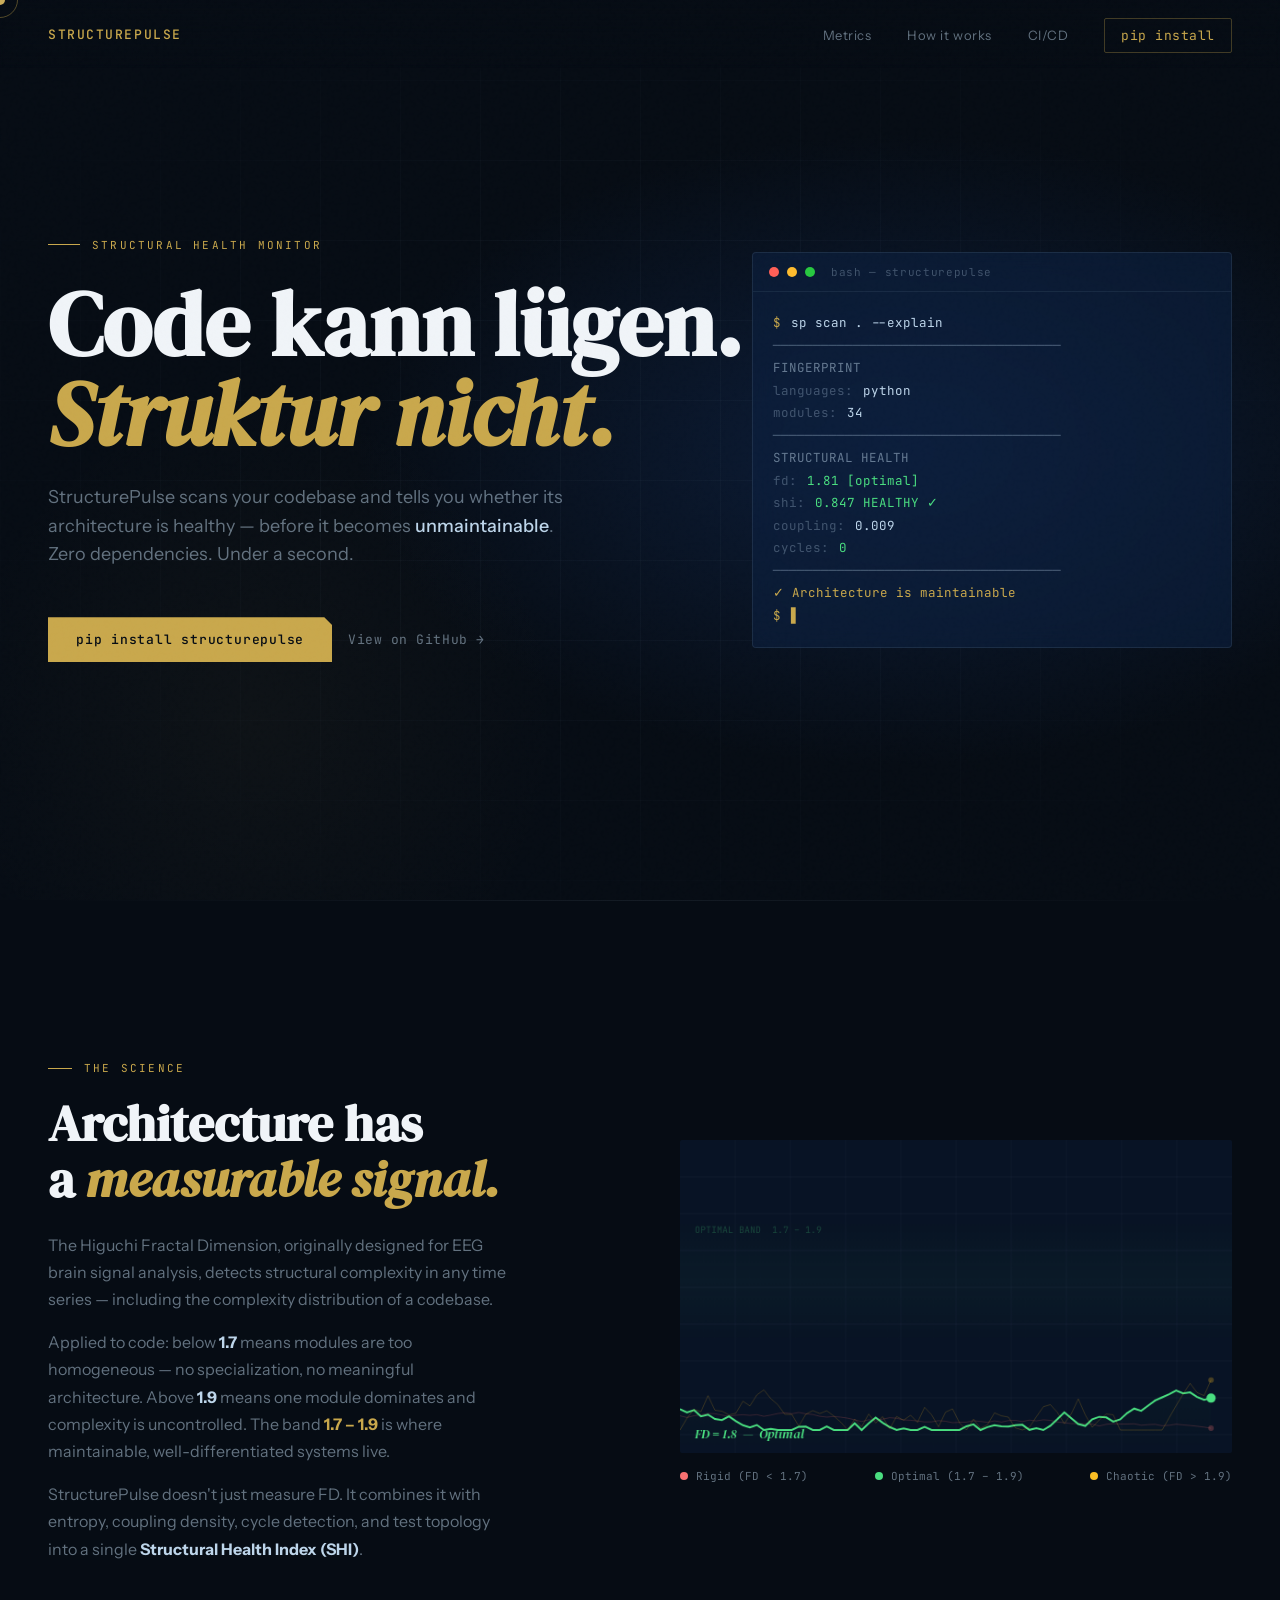
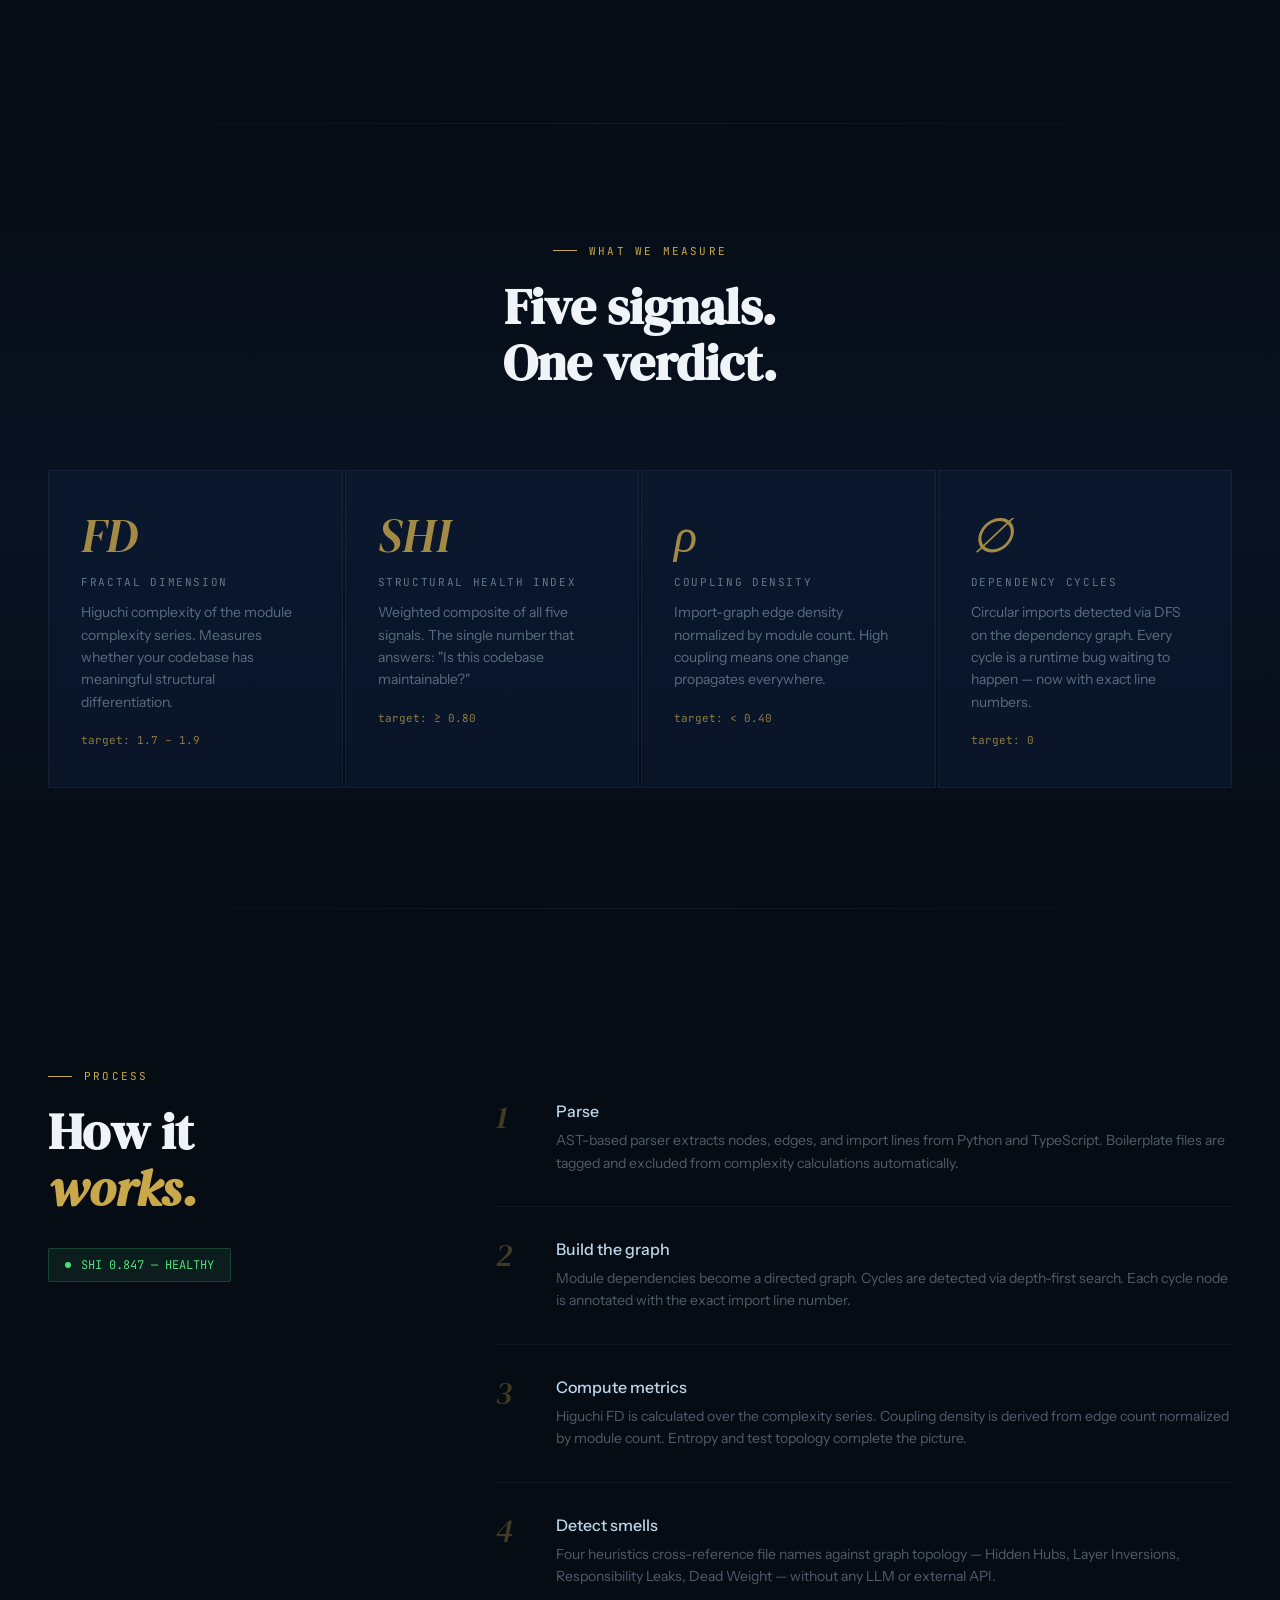
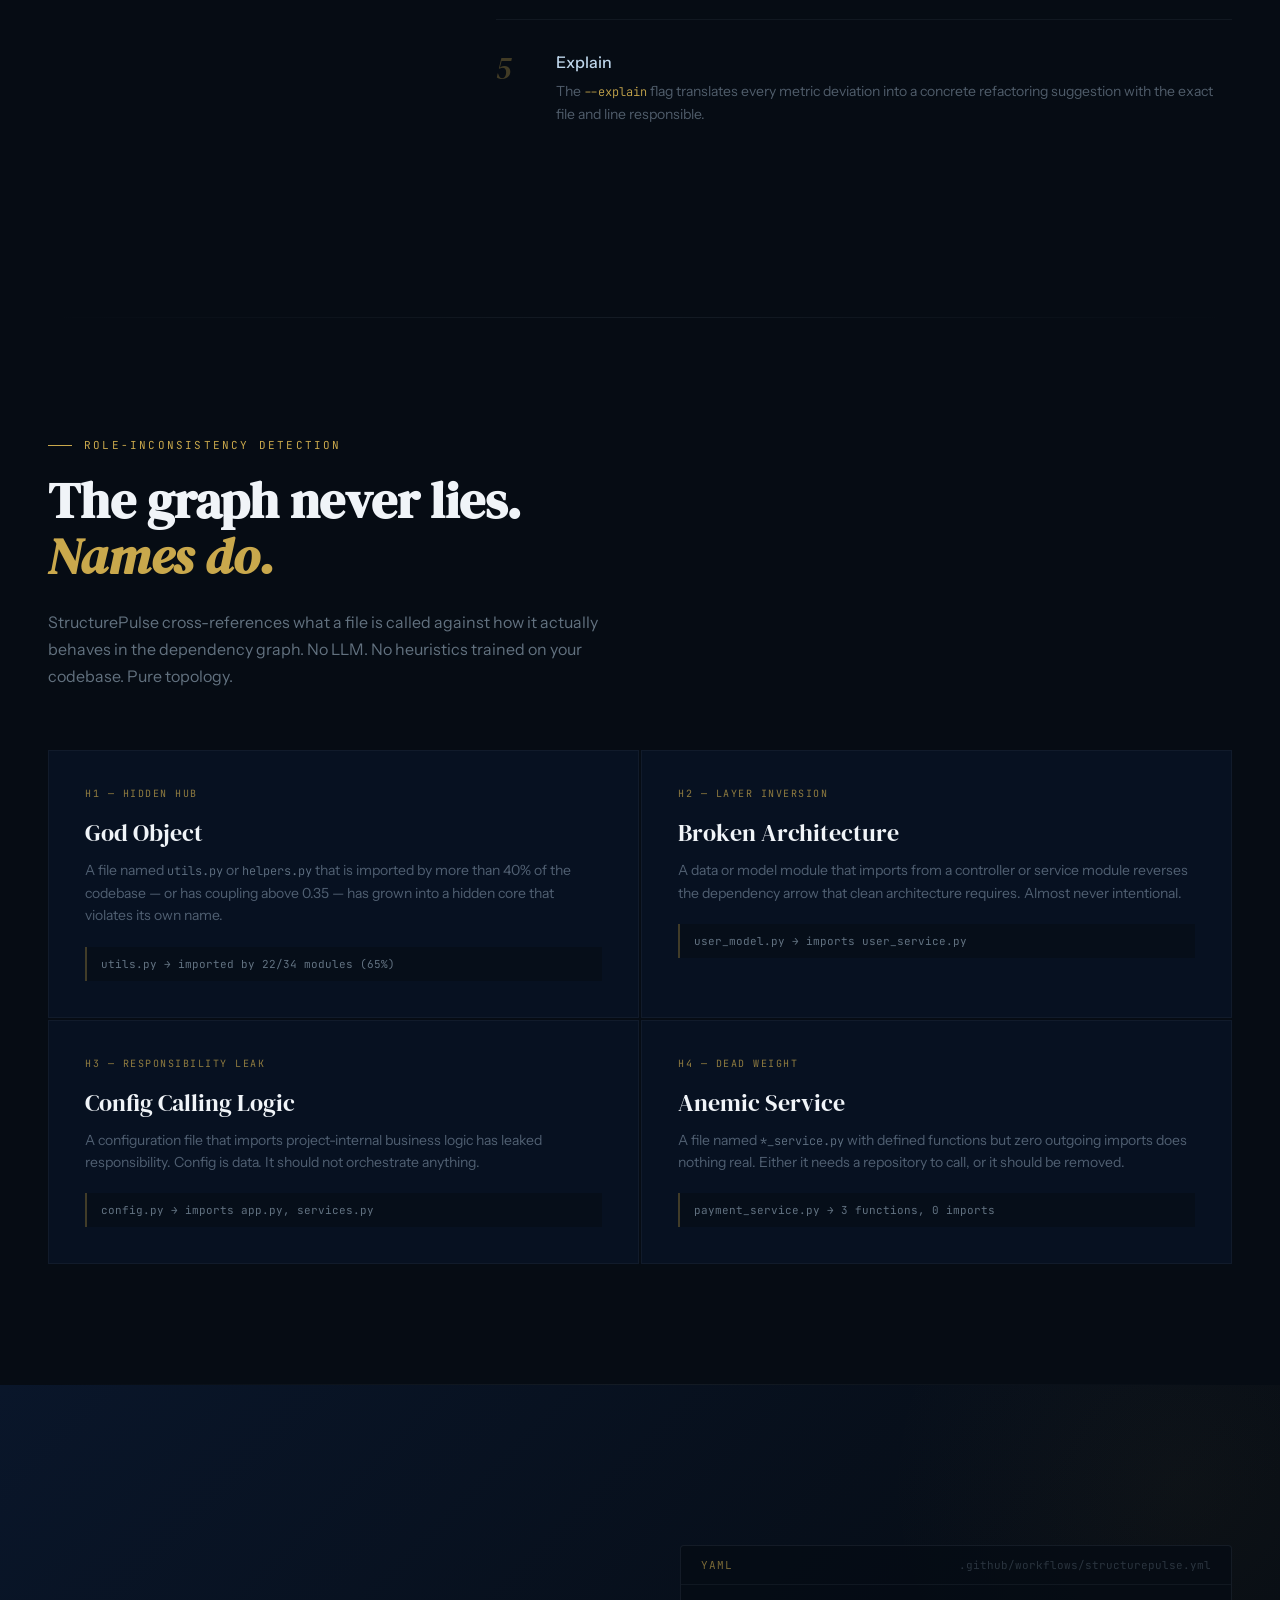
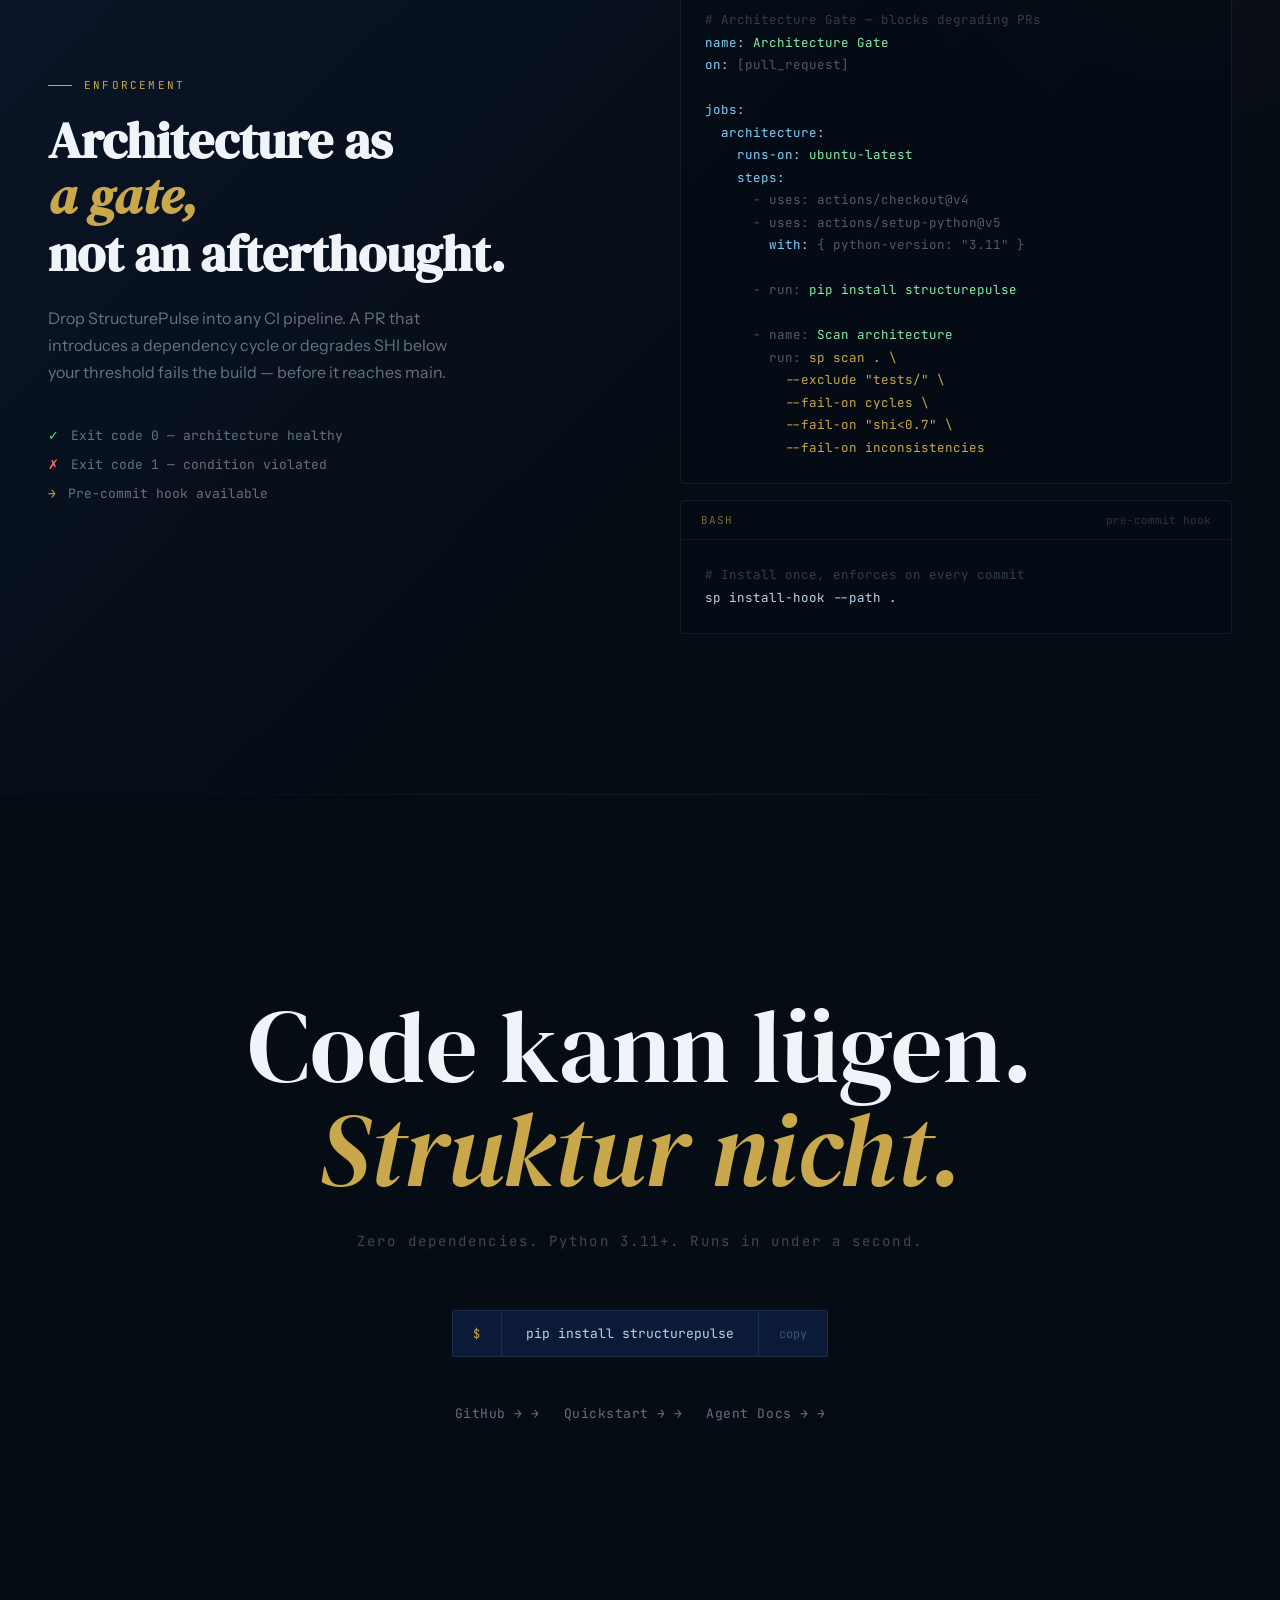
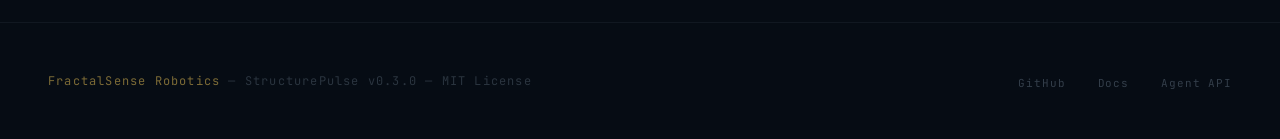
<file: extern/index.html>
<!DOCTYPE html>
<html lang="en">
<head>
<meta charset="UTF-8">
<meta name="viewport" content="width=device-width, initial-scale=1.0">
<title>StructurePulse — Code kann lügen. Struktur nicht.</title>
<style>
@import url('https://fonts.googleapis.com/css2?family=DM+Serif+Display:ital@0;1&family=JetBrains+Mono:wght@300;400;500&family=Instrument+Sans:wght@300;400;500;600&display=swap');

:root {
  --void: #060C14;
  --navy: #0D2040;
  --navy-2: #112a55;
  --gold: #C9A84C;
  --gold-dim: rgba(201,168,76,0.15);
  --gold-glow: rgba(201,168,76,0.06);
  --ice: #BDD5EA;
  --ice-dim: rgba(189,213,234,0.5);
  --ice-faint: rgba(189,213,234,0.08);
  --white: #F0F4F8;
}

*, *::before, *::after { box-sizing: border-box; margin: 0; padding: 0; }

html { scroll-behavior: smooth; }

body {
  background: var(--void);
  color: var(--white);
  font-family: 'Instrument Sans', sans-serif;
  overflow-x: hidden;
  cursor: none;
}

/* ── Custom cursor ── */
.cursor {
  position: fixed;
  width: 10px; height: 10px;
  background: var(--gold);
  border-radius: 50%;
  pointer-events: none;
  z-index: 9999;
  transform: translate(-50%, -50%);
  transition: transform 0.1s, width 0.2s, height 0.2s, opacity 0.2s;
  mix-blend-mode: screen;
}
.cursor-ring {
  position: fixed;
  width: 36px; height: 36px;
  border: 1px solid rgba(201,168,76,0.4);
  border-radius: 50%;
  pointer-events: none;
  z-index: 9998;
  transform: translate(-50%, -50%);
  transition: transform 0.18s ease-out, width 0.2s, height 0.2s;
}

/* ── Noise overlay ── */
body::before {
  content: '';
  position: fixed;
  inset: 0;
  background-image: url("data:image/svg+xml,%3Csvg viewBox='0 0 256 256' xmlns='http://www.w3.org/2000/svg'%3E%3Cfilter id='noise'%3E%3CfeTurbulence type='fractalNoise' baseFrequency='0.9' numOctaves='4' stitchTiles='stitch'/%3E%3C/filter%3E%3Crect width='100%25' height='100%25' filter='url(%23noise)' opacity='0.04'/%3E%3C/svg%3E");
  pointer-events: none;
  z-index: 1000;
  opacity: 0.4;
}

/* ── Nav ── */
nav {
  position: fixed;
  top: 0; left: 0; right: 0;
  z-index: 100;
  display: flex;
  justify-content: space-between;
  align-items: center;
  padding: 24px 48px;
  background: linear-gradient(to bottom, rgba(6,12,20,0.95), transparent);
  backdrop-filter: blur(2px);
}

.nav-logo {
  font-family: 'JetBrains Mono', monospace;
  font-size: 13px;
  font-weight: 500;
  color: var(--gold);
  letter-spacing: 0.12em;
  text-transform: uppercase;
  text-decoration: none;
}

.nav-links {
  display: flex;
  gap: 36px;
  list-style: none;
}

.nav-links a {
  font-size: 13px;
  color: var(--ice-dim);
  text-decoration: none;
  letter-spacing: 0.04em;
  transition: color 0.2s;
}
.nav-links a:hover { color: var(--ice); }

.nav-cta {
  font-family: 'JetBrains Mono', monospace;
  font-size: 12px;
  color: var(--gold) !important;
  border: 1px solid rgba(201,168,76,0.3);
  padding: 8px 16px;
  border-radius: 2px;
  transition: background 0.2s, border-color 0.2s !important;
}
.nav-cta:hover {
  background: var(--gold-dim) !important;
  border-color: var(--gold) !important;
  color: var(--gold) !important;
}

/* ── Hero ── */
.hero {
  min-height: 100vh;
  display: flex;
  flex-direction: column;
  justify-content: center;
  padding: 0 48px;
  position: relative;
  overflow: hidden;
}

.hero-bg {
  position: absolute;
  inset: 0;
  background:
    radial-gradient(ellipse 60% 50% at 70% 50%, rgba(13,32,64,0.8) 0%, transparent 70%),
    radial-gradient(ellipse 40% 60% at 20% 80%, rgba(201,168,76,0.04) 0%, transparent 60%);
}

.hero-grid {
  position: absolute;
  inset: 0;
  background-image:
    linear-gradient(rgba(189,213,234,0.03) 1px, transparent 1px),
    linear-gradient(90deg, rgba(189,213,234,0.03) 1px, transparent 1px);
  background-size: 80px 80px;
  mask-image: radial-gradient(ellipse 80% 80% at 50% 50%, black 30%, transparent 80%);
}

.hero-content {
  position: relative;
  z-index: 2;
  max-width: 900px;
}

.hero-eyebrow {
  font-family: 'JetBrains Mono', monospace;
  font-size: 11px;
  font-weight: 400;
  color: var(--gold);
  letter-spacing: 0.2em;
  text-transform: uppercase;
  margin-bottom: 28px;
  opacity: 0;
  animation: fadeUp 0.8s ease forwards 0.2s;
  display: flex;
  align-items: center;
  gap: 12px;
}
.hero-eyebrow::before {
  content: '';
  display: inline-block;
  width: 32px;
  height: 1px;
  background: var(--gold);
}

.hero-title {
  font-family: 'DM Serif Display', serif;
  font-size: clamp(52px, 7vw, 96px);
  line-height: 1.0;
  color: var(--white);
  margin-bottom: 24px;
  opacity: 0;
  animation: fadeUp 0.9s ease forwards 0.4s;
}

.hero-title em {
  font-style: italic;
  color: var(--gold);
}

.hero-tagline {
  font-size: 18px;
  font-weight: 300;
  color: var(--ice-dim);
  line-height: 1.6;
  max-width: 520px;
  margin-bottom: 48px;
  opacity: 0;
  animation: fadeUp 0.9s ease forwards 0.6s;
}

.hero-tagline strong {
  color: var(--ice);
  font-weight: 500;
}

.hero-actions {
  display: flex;
  gap: 16px;
  align-items: center;
  opacity: 0;
  animation: fadeUp 0.9s ease forwards 0.8s;
}

.btn-primary {
  font-family: 'JetBrains Mono', monospace;
  font-size: 13px;
  background: var(--gold);
  color: var(--void);
  border: none;
  padding: 14px 28px;
  cursor: none;
  font-weight: 500;
  letter-spacing: 0.06em;
  text-decoration: none;
  display: inline-block;
  transition: transform 0.15s, box-shadow 0.15s;
  clip-path: polygon(0 0, calc(100% - 8px) 0, 100% 8px, 100% 100%, 0 100%);
}
.btn-primary:hover {
  transform: translateY(-2px);
  box-shadow: 0 8px 30px rgba(201,168,76,0.3);
}

.btn-secondary {
  font-family: 'JetBrains Mono', monospace;
  font-size: 13px;
  color: var(--ice-dim);
  text-decoration: none;
  display: inline-flex;
  align-items: center;
  gap: 8px;
  transition: color 0.2s, gap 0.2s;
  letter-spacing: 0.04em;
}
.btn-secondary:hover { color: var(--ice); gap: 12px; }
.btn-secondary::after { content: '→'; }

/* ── Terminal demo ── */
.hero-terminal {
  position: absolute;
  right: 48px;
  top: 50%;
  transform: translateY(-50%);
  width: 480px;
  background: rgba(13,32,64,0.6);
  border: 1px solid rgba(189,213,234,0.1);
  border-radius: 4px;
  backdrop-filter: blur(12px);
  opacity: 0;
  animation: fadeLeft 1s ease forwards 1s;
  z-index: 2;
}

.terminal-header {
  display: flex;
  align-items: center;
  gap: 8px;
  padding: 12px 16px;
  border-bottom: 1px solid rgba(189,213,234,0.08);
}
.terminal-dot {
  width: 10px; height: 10px;
  border-radius: 50%;
}
.terminal-dot:nth-child(1) { background: #FF5F57; }
.terminal-dot:nth-child(2) { background: #FEBC2E; }
.terminal-dot:nth-child(3) { background: #28C840; }

.terminal-title {
  font-family: 'JetBrains Mono', monospace;
  font-size: 11px;
  color: rgba(189,213,234,0.3);
  margin-left: 8px;
  letter-spacing: 0.06em;
}

.terminal-body {
  padding: 20px;
  font-family: 'JetBrains Mono', monospace;
  font-size: 12.5px;
  line-height: 1.8;
}

.t-prompt { color: var(--gold); }
.t-cmd { color: var(--ice); }
.t-dim { color: rgba(189,213,234,0.3); }
.t-label { color: rgba(189,213,234,0.5); }
.t-ok { color: #4ade80; }
.t-warn { color: #fbbf24; }
.t-err { color: #f87171; }
.t-gold { color: var(--gold); }
.t-metric { color: var(--ice); }

.terminal-line {
  display: flex;
  gap: 10px;
  opacity: 0;
}

/* ── Scan animation ── */
.scan-line { animation: termAppear 0.1s ease forwards; }
.scan-line:nth-child(1) { animation-delay: 1.4s; }
.scan-line:nth-child(2) { animation-delay: 1.7s; }
.scan-line:nth-child(3) { animation-delay: 2.0s; }
.scan-line:nth-child(4) { animation-delay: 2.2s; }
.scan-line:nth-child(5) { animation-delay: 2.4s; }
.scan-line:nth-child(6) { animation-delay: 2.6s; }
.scan-line:nth-child(7) { animation-delay: 2.75s; }
.scan-line:nth-child(8) { animation-delay: 2.9s; }
.scan-line:nth-child(9) { animation-delay: 3.05s; }
.scan-line:nth-child(10) { animation-delay: 3.2s; }
.scan-line:nth-child(11) { animation-delay: 3.35s; }
.scan-line:nth-child(12) { animation-delay: 3.5s; }
.scan-line:nth-child(13) { animation-delay: 3.65s; }
.scan-line:nth-child(14) { animation-delay: 3.8s; }
.scan-line:nth-child(15) { animation-delay: 3.95s; }

/* ── FD visualizer section ── */
.section-fd {
  padding: 160px 48px;
  position: relative;
  display: grid;
  grid-template-columns: 1fr 1fr;
  gap: 80px;
  align-items: center;
  max-width: 1400px;
  margin: 0 auto;
}

.section-label {
  font-family: 'JetBrains Mono', monospace;
  font-size: 11px;
  color: var(--gold);
  letter-spacing: 0.2em;
  text-transform: uppercase;
  margin-bottom: 20px;
  display: flex;
  align-items: center;
  gap: 12px;
}
.section-label::before {
  content: '';
  display: block;
  width: 24px;
  height: 1px;
  background: var(--gold);
}

.section-title {
  font-family: 'DM Serif Display', serif;
  font-size: clamp(36px, 4vw, 56px);
  line-height: 1.1;
  margin-bottom: 24px;
  color: var(--white);
}

.section-title em {
  font-style: italic;
  color: var(--gold);
}

.section-body {
  font-size: 16px;
  font-weight: 300;
  color: var(--ice-dim);
  line-height: 1.7;
  max-width: 460px;
}

.section-body p + p { margin-top: 16px; }

/* ── FD Canvas ── */
.fd-visual {
  position: relative;
}

canvas#fdCanvas {
  width: 100%;
  display: block;
  border-radius: 2px;
}

.fd-legend {
  display: flex;
  justify-content: space-between;
  margin-top: 16px;
  font-family: 'JetBrains Mono', monospace;
  font-size: 11px;
}

.fd-legend-item {
  display: flex;
  align-items: center;
  gap: 8px;
  color: rgba(189,213,234,0.5);
}

.fd-legend-dot {
  width: 8px; height: 8px;
  border-radius: 50%;
}

/* ── Metrics section ── */
.section-metrics {
  padding: 120px 48px;
  background: linear-gradient(to bottom, transparent, rgba(13,32,64,0.3), transparent);
}

.metrics-header {
  text-align: center;
  margin-bottom: 80px;
}

.metrics-grid {
  display: grid;
  grid-template-columns: repeat(4, 1fr);
  gap: 2px;
  max-width: 1200px;
  margin: 0 auto;
}

.metric-card {
  background: rgba(13,32,64,0.4);
  border: 1px solid rgba(189,213,234,0.06);
  padding: 40px 32px;
  position: relative;
  overflow: hidden;
  transition: border-color 0.3s, background 0.3s;
}

.metric-card:hover {
  border-color: rgba(201,168,76,0.2);
  background: rgba(13,32,64,0.7);
}

.metric-card::before {
  content: '';
  position: absolute;
  top: 0; left: 0; right: 0;
  height: 1px;
  background: linear-gradient(to right, transparent, var(--gold), transparent);
  opacity: 0;
  transition: opacity 0.3s;
}
.metric-card:hover::before { opacity: 0.6; }

.metric-symbol {
  font-family: 'DM Serif Display', serif;
  font-style: italic;
  font-size: 48px;
  color: var(--gold);
  margin-bottom: 16px;
  line-height: 1;
  opacity: 0.8;
}

.metric-name {
  font-family: 'JetBrains Mono', monospace;
  font-size: 11px;
  letter-spacing: 0.15em;
  color: var(--ice-dim);
  text-transform: uppercase;
  margin-bottom: 12px;
}

.metric-desc {
  font-size: 14px;
  font-weight: 300;
  color: rgba(189,213,234,0.45);
  line-height: 1.6;
}

.metric-target {
  margin-top: 20px;
  font-family: 'JetBrains Mono', monospace;
  font-size: 11px;
  color: var(--gold);
  opacity: 0.7;
}

/* ── How it works ── */
.section-how {
  padding: 160px 48px;
  max-width: 1400px;
  margin: 0 auto;
}

.how-grid {
  display: grid;
  grid-template-columns: 1fr 2fr;
  gap: 80px;
  align-items: start;
}

.how-steps {
  display: flex;
  flex-direction: column;
  gap: 0;
}

.how-step {
  display: flex;
  gap: 24px;
  padding: 32px 0;
  border-bottom: 1px solid rgba(189,213,234,0.06);
  cursor: none;
  transition: background 0.2s;
}

.how-step:last-child { border-bottom: none; }

.step-num {
  font-family: 'DM Serif Display', serif;
  font-style: italic;
  font-size: 32px;
  color: var(--gold);
  opacity: 0.3;
  min-width: 36px;
  line-height: 1;
  transition: opacity 0.2s;
}
.how-step:hover .step-num { opacity: 0.8; }

.step-content h3 {
  font-size: 16px;
  font-weight: 500;
  color: var(--ice);
  margin-bottom: 8px;
  transition: color 0.2s;
}
.how-step:hover .step-content h3 { color: var(--white); }

.step-content p {
  font-size: 14px;
  font-weight: 300;
  color: rgba(189,213,234,0.4);
  line-height: 1.6;
}

/* ── Smells section ── */
.section-smells {
  padding: 120px 48px;
  max-width: 1400px;
  margin: 0 auto;
}

.smells-grid {
  display: grid;
  grid-template-columns: repeat(2, 1fr);
  gap: 2px;
  margin-top: 60px;
}

.smell-card {
  background: rgba(13,32,64,0.3);
  border: 1px solid rgba(189,213,234,0.05);
  padding: 36px;
  position: relative;
  overflow: hidden;
  transition: border-color 0.3s;
}
.smell-card:hover { border-color: rgba(201,168,76,0.15); }

.smell-code {
  font-family: 'JetBrains Mono', monospace;
  font-size: 10px;
  color: var(--gold);
  letter-spacing: 0.15em;
  margin-bottom: 16px;
  opacity: 0.7;
}

.smell-title {
  font-family: 'DM Serif Display', serif;
  font-size: 24px;
  color: var(--white);
  margin-bottom: 10px;
}

.smell-desc {
  font-size: 14px;
  font-weight: 300;
  color: rgba(189,213,234,0.4);
  line-height: 1.6;
  margin-bottom: 20px;
}

.smell-example {
  font-family: 'JetBrains Mono', monospace;
  font-size: 11px;
  color: var(--ice-dim);
  background: rgba(6,12,20,0.6);
  border-left: 2px solid rgba(201,168,76,0.3);
  padding: 10px 14px;
}

/* ── CI section ── */
.section-ci {
  padding: 160px 48px;
  background: linear-gradient(135deg, rgba(13,32,64,0.5) 0%, transparent 60%);
  position: relative;
  overflow: hidden;
}

.section-ci::before {
  content: '';
  position: absolute;
  top: -200px; right: -200px;
  width: 600px; height: 600px;
  background: radial-gradient(circle, rgba(201,168,76,0.04) 0%, transparent 70%);
  pointer-events: none;
}

.ci-inner {
  max-width: 1200px;
  margin: 0 auto;
  display: grid;
  grid-template-columns: 1fr 1fr;
  gap: 80px;
  align-items: center;
}

.code-block {
  background: rgba(6,12,20,0.8);
  border: 1px solid rgba(189,213,234,0.08);
  border-radius: 4px;
  overflow: hidden;
}

.code-header {
  display: flex;
  align-items: center;
  justify-content: space-between;
  padding: 12px 20px;
  border-bottom: 1px solid rgba(189,213,234,0.06);
}

.code-lang {
  font-family: 'JetBrains Mono', monospace;
  font-size: 11px;
  color: rgba(201,168,76,0.6);
  letter-spacing: 0.1em;
}

.code-file {
  font-family: 'JetBrains Mono', monospace;
  font-size: 11px;
  color: rgba(189,213,234,0.2);
}

pre {
  padding: 24px;
  font-family: 'JetBrains Mono', monospace;
  font-size: 12.5px;
  line-height: 1.8;
  overflow-x: auto;
}

.c-comment { color: rgba(189,213,234,0.25); }
.c-key { color: #7dd3fc; }
.c-str { color: #86efac; }
.c-gold { color: var(--gold); }
.c-dim { color: rgba(189,213,234,0.4); }
.c-cmd { color: var(--ice); }

/* ── Tagline section ── */
.section-tagline {
  padding: 200px 48px;
  text-align: center;
  position: relative;
}

.tagline-big {
  font-family: 'DM Serif Display', serif;
  font-size: clamp(48px, 8vw, 120px);
  line-height: 1.0;
  color: var(--white);
  margin-bottom: 16px;
}

.tagline-big em {
  font-style: italic;
  color: var(--gold);
  display: block;
}

.tagline-sub {
  font-family: 'JetBrains Mono', monospace;
  font-size: 14px;
  color: rgba(189,213,234,0.3);
  letter-spacing: 0.15em;
  margin-top: 32px;
  margin-bottom: 60px;
}

/* ── Install ── */
.install-bar {
  display: inline-flex;
  align-items: center;
  background: rgba(13,32,64,0.8);
  border: 1px solid rgba(189,213,234,0.1);
  border-radius: 2px;
  overflow: hidden;
}

.install-label {
  font-family: 'JetBrains Mono', monospace;
  font-size: 12px;
  color: var(--gold);
  padding: 14px 20px;
  border-right: 1px solid rgba(189,213,234,0.1);
  letter-spacing: 0.1em;
}

.install-cmd {
  font-family: 'JetBrains Mono', monospace;
  font-size: 13px;
  color: var(--ice);
  padding: 14px 24px;
}

.install-copy {
  background: none;
  border: none;
  border-left: 1px solid rgba(189,213,234,0.1);
  color: rgba(189,213,234,0.3);
  padding: 14px 20px;
  cursor: none;
  font-family: 'JetBrains Mono', monospace;
  font-size: 12px;
  transition: color 0.2s, background 0.2s;
}
.install-copy:hover {
  color: var(--gold);
  background: var(--gold-dim);
}

/* ── Footer ── */
footer {
  border-top: 1px solid rgba(189,213,234,0.06);
  padding: 48px;
  display: flex;
  justify-content: space-between;
  align-items: center;
}

.footer-brand {
  font-family: 'JetBrains Mono', monospace;
  font-size: 12px;
  color: rgba(189,213,234,0.2);
  letter-spacing: 0.1em;
}

.footer-brand span { color: var(--gold); opacity: 0.6; }

.footer-links {
  display: flex;
  gap: 32px;
  list-style: none;
}

.footer-links a {
  font-family: 'JetBrains Mono', monospace;
  font-size: 11px;
  color: rgba(189,213,234,0.25);
  text-decoration: none;
  letter-spacing: 0.08em;
  transition: color 0.2s;
}
.footer-links a:hover { color: var(--ice-dim); }

/* ── Divider ── */
.divider {
  width: 100%;
  height: 1px;
  background: linear-gradient(to right, transparent, rgba(189,213,234,0.08), transparent);
  margin: 0 48px;
  width: calc(100% - 96px);
}

/* ── SHI badge ── */
.shi-badge {
  display: inline-flex;
  align-items: center;
  gap: 10px;
  background: rgba(74,222,128,0.08);
  border: 1px solid rgba(74,222,128,0.2);
  border-radius: 2px;
  padding: 8px 16px;
  font-family: 'JetBrains Mono', monospace;
  font-size: 12px;
  color: #4ade80;
}

.shi-dot {
  width: 6px; height: 6px;
  background: #4ade80;
  border-radius: 50%;
  animation: pulse-green 2s ease infinite;
}

/* ── Keyframes ── */
@keyframes fadeUp {
  from { opacity: 0; transform: translateY(24px); }
  to   { opacity: 1; transform: translateY(0); }
}

@keyframes fadeLeft {
  from { opacity: 0; transform: translateY(-50%) translateX(24px); }
  to   { opacity: 1; transform: translateY(-50%) translateX(0); }
}

@keyframes termAppear {
  from { opacity: 0; }
  to   { opacity: 1; }
}

@keyframes pulse-green {
  0%, 100% { opacity: 1; box-shadow: 0 0 0 0 rgba(74,222,128,0.4); }
  50% { opacity: 0.7; box-shadow: 0 0 0 4px rgba(74,222,128,0); }
}

@keyframes blink {
  0%, 100% { opacity: 1; }
  50% { opacity: 0; }
}

.cursor-blink {
  animation: blink 1s step-end infinite;
  color: var(--gold);
}

/* ── Scroll reveal ── */
.reveal {
  opacity: 0;
  transform: translateY(32px);
  transition: opacity 0.7s ease, transform 0.7s ease;
}
.reveal.visible {
  opacity: 1;
  transform: translateY(0);
}

/* ── Responsive ── */
@media (max-width: 1100px) {
  .hero-terminal { display: none; }
  .metrics-grid { grid-template-columns: repeat(2, 1fr); }
  .section-fd, .how-grid, .ci-inner { grid-template-columns: 1fr; gap: 48px; }
  .smells-grid { grid-template-columns: 1fr; }
}

@media (max-width: 640px) {
  nav { padding: 20px 24px; }
  .nav-links { display: none; }
  .hero { padding: 100px 24px 60px; }
  .section-fd, .section-metrics, .section-how,
  .section-smells, .section-ci, .section-tagline { padding: 80px 24px; }
  .metrics-grid { grid-template-columns: 1fr; }
  footer { flex-direction: column; gap: 24px; text-align: center; }
}
</style>
</head>
<body>

<div class="cursor" id="cursor"></div>
<div class="cursor-ring" id="cursorRing"></div>

<!-- ── Nav ── -->
<nav>
  <a href="#" class="nav-logo">StructurePulse</a>
  <ul class="nav-links">
    <li><a href="#metrics">Metrics</a></li>
    <li><a href="#how">How it works</a></li>
    <li><a href="#ci">CI/CD</a></li>
    <li><a href="#install" class="nav-cta">pip install</a></li>
  </ul>
</nav>

<!-- ── Hero ── -->
<section class="hero">
  <div class="hero-bg"></div>
  <div class="hero-grid"></div>

  <div class="hero-content">
    <div class="hero-eyebrow">Structural Health Monitor</div>
    <h1 class="hero-title">
      Code kann lügen.<br><em>Struktur nicht.</em>
    </h1>
    <p class="hero-tagline">
      StructurePulse scans your codebase and tells you whether its architecture
      is healthy — before it becomes <strong>unmaintainable</strong>.
      Zero dependencies. Under a second.
    </p>
    <div class="hero-actions">
      <a href="#install" class="btn-primary">pip install structurepulse</a>
      <a href="https://github.com/fractalsense/structurepulse" class="btn-secondary">View on GitHub</a>
    </div>
  </div>

  <!-- Terminal -->
  <div class="hero-terminal">
    <div class="terminal-header">
      <div class="terminal-dot"></div>
      <div class="terminal-dot"></div>
      <div class="terminal-dot"></div>
      <span class="terminal-title">bash — structurepulse</span>
    </div>
    <div class="terminal-body">
      <div class="terminal-line scan-line"><span class="t-prompt">$</span><span class="t-cmd"> sp scan . --explain</span></div>
      <div class="terminal-line scan-line"><span class="t-dim">  ────────────────────────────────────</span></div>
      <div class="terminal-line scan-line"><span class="t-label">  FINGERPRINT</span></div>
      <div class="terminal-line scan-line"><span class="t-dim">  languages:  </span><span class="t-metric">python</span></div>
      <div class="terminal-line scan-line"><span class="t-dim">  modules:    </span><span class="t-metric">34</span></div>
      <div class="terminal-line scan-line"><span class="t-dim">  ────────────────────────────────────</span></div>
      <div class="terminal-line scan-line"><span class="t-label">  STRUCTURAL HEALTH</span></div>
      <div class="terminal-line scan-line"><span class="t-dim">  fd:         </span><span class="t-ok">1.81  [optimal]</span></div>
      <div class="terminal-line scan-line"><span class="t-dim">  shi:        </span><span class="t-ok">0.847  HEALTHY ✓</span></div>
      <div class="terminal-line scan-line"><span class="t-dim">  coupling:   </span><span class="t-metric">0.009</span></div>
      <div class="terminal-line scan-line"><span class="t-dim">  cycles:     </span><span class="t-ok">0</span></div>
      <div class="terminal-line scan-line"><span class="t-dim">  ────────────────────────────────────</span></div>
      <div class="terminal-line scan-line"><span class="t-gold">  ✓ Architecture is maintainable</span></div>
      <div class="terminal-line scan-line"><span class="t-prompt">$</span><span class="cursor-blink">▋</span></div>
    </div>
  </div>
</section>

<div class="divider"></div>

<!-- ── FD Section ── -->
<section class="section-fd">
  <div class="reveal">
    <div class="section-label">The Science</div>
    <h2 class="section-title">Architecture has<br>a <em>measurable signal.</em></h2>
    <div class="section-body">
      <p>The Higuchi Fractal Dimension, originally designed for EEG brain signal
      analysis, detects structural complexity in any time series — including
      the complexity distribution of a codebase.</p>
      <p>Applied to code: below <strong style="color:var(--ice)">1.7</strong> means
      modules are too homogeneous — no specialization, no meaningful architecture.
      Above <strong style="color:var(--ice)">1.9</strong> means one module dominates
      and complexity is uncontrolled. The band <strong style="color:var(--gold)">1.7 – 1.9</strong>
      is where maintainable, well-differentiated systems live.</p>
      <p>StructurePulse doesn't just measure FD. It combines it with
      entropy, coupling density, cycle detection, and test topology
      into a single <strong style="color:var(--ice)">Structural Health Index (SHI)</strong>.</p>
    </div>
  </div>

  <div class="fd-visual reveal">
    <canvas id="fdCanvas" width="600" height="340"></canvas>
    <div class="fd-legend">
      <div class="fd-legend-item">
        <div class="fd-legend-dot" style="background:#f87171"></div>
        <span>Rigid (FD &lt; 1.7)</span>
      </div>
      <div class="fd-legend-item">
        <div class="fd-legend-dot" style="background:#4ade80"></div>
        <span>Optimal (1.7 – 1.9)</span>
      </div>
      <div class="fd-legend-item">
        <div class="fd-legend-dot" style="background:#fbbf24"></div>
        <span>Chaotic (FD &gt; 1.9)</span>
      </div>
    </div>
  </div>
</section>

<div class="divider"></div>

<!-- ── Metrics ── -->
<section class="section-metrics" id="metrics">
  <div class="metrics-header reveal">
    <div class="section-label" style="justify-content:center">What we measure</div>
    <h2 class="section-title" style="text-align:center">Five signals.<br>One verdict.</h2>
  </div>

  <div class="metrics-grid">
    <div class="metric-card reveal">
      <div class="metric-symbol">FD</div>
      <div class="metric-name">Fractal Dimension</div>
      <div class="metric-desc">Higuchi complexity of the module complexity series. Measures whether your codebase has meaningful structural differentiation.</div>
      <div class="metric-target">target: 1.7 – 1.9</div>
    </div>
    <div class="metric-card reveal" style="transition-delay:0.1s">
      <div class="metric-symbol">SHI</div>
      <div class="metric-name">Structural Health Index</div>
      <div class="metric-desc">Weighted composite of all five signals. The single number that answers: "Is this codebase maintainable?"</div>
      <div class="metric-target">target: ≥ 0.80</div>
    </div>
    <div class="metric-card reveal" style="transition-delay:0.2s">
      <div class="metric-symbol">ρ</div>
      <div class="metric-name">Coupling Density</div>
      <div class="metric-desc">Import-graph edge density normalized by module count. High coupling means one change propagates everywhere.</div>
      <div class="metric-target">target: &lt; 0.40</div>
    </div>
    <div class="metric-card reveal" style="transition-delay:0.3s">
      <div class="metric-symbol">∅</div>
      <div class="metric-name">Dependency Cycles</div>
      <div class="metric-desc">Circular imports detected via DFS on the dependency graph. Every cycle is a runtime bug waiting to happen — now with exact line numbers.</div>
      <div class="metric-target">target: 0</div>
    </div>
  </div>
</section>

<div class="divider"></div>

<!-- ── How it works ── -->
<section class="section-how" id="how">
  <div class="how-grid">
    <div class="reveal">
      <div class="section-label">Process</div>
      <h2 class="section-title">How it<br><em>works.</em></h2>
      <div style="margin-top:32px">
        <div class="shi-badge">
          <div class="shi-dot"></div>
          SHI 0.847 — HEALTHY
        </div>
      </div>
    </div>

    <div class="how-steps reveal">
      <div class="how-step">
        <div class="step-num">1</div>
        <div class="step-content">
          <h3>Parse</h3>
          <p>AST-based parser extracts nodes, edges, and import lines from Python and TypeScript. Boilerplate files are tagged and excluded from complexity calculations automatically.</p>
        </div>
      </div>
      <div class="how-step">
        <div class="step-num">2</div>
        <div class="step-content">
          <h3>Build the graph</h3>
          <p>Module dependencies become a directed graph. Cycles are detected via depth-first search. Each cycle node is annotated with the exact import line number.</p>
        </div>
      </div>
      <div class="how-step">
        <div class="step-num">3</div>
        <div class="step-content">
          <h3>Compute metrics</h3>
          <p>Higuchi FD is calculated over the complexity series. Coupling density is derived from edge count normalized by module count. Entropy and test topology complete the picture.</p>
        </div>
      </div>
      <div class="how-step">
        <div class="step-num">4</div>
        <div class="step-content">
          <h3>Detect smells</h3>
          <p>Four heuristics cross-reference file names against graph topology — Hidden Hubs, Layer Inversions, Responsibility Leaks, Dead Weight — without any LLM or external API.</p>
        </div>
      </div>
      <div class="how-step">
        <div class="step-num">5</div>
        <div class="step-content">
          <h3>Explain</h3>
          <p>The <code style="font-family:JetBrains Mono,monospace;color:var(--gold);font-size:12px">--explain</code> flag translates every metric deviation into a concrete refactoring suggestion with the exact file and line responsible.</p>
        </div>
      </div>
    </div>
  </div>
</section>

<div class="divider"></div>

<!-- ── Smells ── -->
<section class="section-smells">
  <div class="reveal">
    <div class="section-label">Role-Inconsistency Detection</div>
    <h2 class="section-title">The graph never lies.<br><em>Names do.</em></h2>
    <p style="font-size:16px;font-weight:300;color:var(--ice-dim);line-height:1.7;max-width:600px;margin-top:16px">
      StructurePulse cross-references what a file is called against how it actually behaves
      in the dependency graph. No LLM. No heuristics trained on your codebase. Pure topology.
    </p>
  </div>

  <div class="smells-grid">
    <div class="smell-card reveal">
      <div class="smell-code">H1 — HIDDEN HUB</div>
      <div class="smell-title">God Object</div>
      <div class="smell-desc">A file named <code style="font-family:JetBrains Mono,monospace;font-size:12px;color:var(--ice-dim)">utils.py</code> or <code style="font-family:JetBrains Mono,monospace;font-size:12px;color:var(--ice-dim)">helpers.py</code> that is imported by more than 40% of the codebase — or has coupling above 0.35 — has grown into a hidden core that violates its own name.</div>
      <div class="smell-example">utils.py → imported by 22/34 modules (65%)</div>
    </div>
    <div class="smell-card reveal" style="transition-delay:0.1s">
      <div class="smell-code">H2 — LAYER INVERSION</div>
      <div class="smell-title">Broken Architecture</div>
      <div class="smell-desc">A data or model module that imports from a controller or service module reverses the dependency arrow that clean architecture requires. Almost never intentional.</div>
      <div class="smell-example">user_model.py → imports user_service.py</div>
    </div>
    <div class="smell-card reveal" style="transition-delay:0.1s">
      <div class="smell-code">H3 — RESPONSIBILITY LEAK</div>
      <div class="smell-title">Config Calling Logic</div>
      <div class="smell-desc">A configuration file that imports project-internal business logic has leaked responsibility. Config is data. It should not orchestrate anything.</div>
      <div class="smell-example">config.py → imports app.py, services.py</div>
    </div>
    <div class="smell-card reveal" style="transition-delay:0.2s">
      <div class="smell-code">H4 — DEAD WEIGHT</div>
      <div class="smell-title">Anemic Service</div>
      <div class="smell-desc">A file named <code style="font-family:JetBrains Mono,monospace;font-size:12px;color:var(--ice-dim)">*_service.py</code> with defined functions but zero outgoing imports does nothing real. Either it needs a repository to call, or it should be removed.</div>
      <div class="smell-example">payment_service.py → 3 functions, 0 imports</div>
    </div>
  </div>
</section>

<div class="divider"></div>

<!-- ── CI/CD ── -->
<section class="section-ci" id="ci">
  <div class="ci-inner">
    <div class="reveal">
      <div class="section-label">Enforcement</div>
      <h2 class="section-title">Architecture as<br><em>a gate,</em><br>not an afterthought.</h2>
      <p style="font-size:16px;font-weight:300;color:var(--ice-dim);line-height:1.7;margin-top:24px;max-width:420px">
        Drop StructurePulse into any CI pipeline. A PR that introduces a
        dependency cycle or degrades SHI below your threshold fails the build —
        before it reaches main.
      </p>
      <div style="margin-top:40px;display:flex;flex-direction:column;gap:12px">
        <div style="font-family:JetBrains Mono,monospace;font-size:13px;display:flex;align-items:center;gap:12px;color:var(--ice-dim)">
          <span style="color:#4ade80">✓</span> Exit code 0 — architecture healthy
        </div>
        <div style="font-family:JetBrains Mono,monospace;font-size:13px;display:flex;align-items:center;gap:12px;color:var(--ice-dim)">
          <span style="color:#f87171">✗</span> Exit code 1 — condition violated
        </div>
        <div style="font-family:JetBrains Mono,monospace;font-size:13px;display:flex;align-items:center;gap:12px;color:var(--ice-dim)">
          <span style="color:var(--gold)">→</span> Pre-commit hook available
        </div>
      </div>
    </div>

    <div class="reveal" style="transition-delay:0.15s">
      <div class="code-block">
        <div class="code-header">
          <span class="code-lang">YAML</span>
          <span class="code-file">.github/workflows/structurepulse.yml</span>
        </div>
        <pre><span class="c-comment"># Architecture Gate — blocks degrading PRs</span>
<span class="c-key">name:</span> <span class="c-str">Architecture Gate</span>
<span class="c-key">on:</span> <span class="c-dim">[pull_request]</span>

<span class="c-key">jobs:</span>
  <span class="c-key">architecture:</span>
    <span class="c-key">runs-on:</span> <span class="c-str">ubuntu-latest</span>
    <span class="c-key">steps:</span>
      <span class="c-dim">- uses: actions/checkout@v4</span>
      <span class="c-dim">- uses: actions/setup-python@v5</span>
        <span class="c-key">with:</span> <span class="c-dim">{ python-version: "3.11" }</span>

      <span class="c-dim">- run:</span> <span class="c-str">pip install structurepulse</span>

      <span class="c-dim">- name:</span> <span class="c-str">Scan architecture</span>
        <span class="c-dim">run:</span> <span class="c-gold">sp scan . \
          --exclude "tests/" \
          --fail-on cycles \
          --fail-on "shi&lt;0.7" \
          --fail-on inconsistencies</span></pre>
      </div>

      <div style="margin-top:16px" class="code-block">
        <div class="code-header">
          <span class="code-lang">BASH</span>
          <span class="code-file">pre-commit hook</span>
        </div>
        <pre><span class="c-comment"># Install once, enforces on every commit</span>
<span class="c-cmd">sp install-hook --path .</span></pre>
      </div>
    </div>
  </div>
</section>

<div class="divider"></div>

<!-- ── Install ── -->
<section class="section-tagline" id="install">
  <div class="tagline-big reveal">
    Code kann lügen.
    <em>Struktur nicht.</em>
  </div>

  <p class="tagline-sub reveal">Zero dependencies. Python 3.11+. Runs in under a second.</p>

  <div class="reveal">
    <div class="install-bar">
      <span class="install-label">$</span>
      <span class="install-cmd" id="installCmd">pip install structurepulse</span>
      <button class="install-copy" onclick="copyInstall()" title="Copy">copy</button>
    </div>
  </div>

  <div style="margin-top:48px;display:flex;gap:24px;justify-content:center;flex-wrap:wrap" class="reveal">
    <a href="https://github.com/fractalsense/structurepulse" class="btn-secondary">GitHub →</a>
    <a href="https://github.com/fractalsense/structurepulse/blob/main/QUICKSTART.md" class="btn-secondary">Quickstart →</a>
    <a href="https://github.com/fractalsense/structurepulse/blob/main/AGENT.md" class="btn-secondary">Agent Docs →</a>
  </div>
</section>

<!-- ── Footer ── -->
<footer>
  <div class="footer-brand">
    <span>FractalSense Robotics</span> — StructurePulse v0.3.0 — MIT License
  </div>
  <ul class="footer-links">
    <li><a href="https://github.com/fractalsense/structurepulse">GitHub</a></li>
    <li><a href="https://github.com/fractalsense/structurepulse/blob/main/README.md">Docs</a></li>
    <li><a href="https://github.com/fractalsense/structurepulse/blob/main/AGENT.md">Agent API</a></li>
  </ul>
</footer>

<script>
// ── Cursor ──────────────────────────────────────────────────
const cursor = document.getElementById('cursor');
const ring   = document.getElementById('cursorRing');
let mx = 0, my = 0, rx = 0, ry = 0;

document.addEventListener('mousemove', e => {
  mx = e.clientX; my = e.clientY;
  cursor.style.left = mx + 'px';
  cursor.style.top  = my + 'px';
});

(function animateRing() {
  rx += (mx - rx) * 0.12;
  ry += (my - ry) * 0.12;
  ring.style.left = rx + 'px';
  ring.style.top  = ry + 'px';
  requestAnimationFrame(animateRing);
})();

document.querySelectorAll('a, button').forEach(el => {
  el.addEventListener('mouseenter', () => {
    cursor.style.width  = '18px';
    cursor.style.height = '18px';
    cursor.style.opacity = '0.6';
  });
  el.addEventListener('mouseleave', () => {
    cursor.style.width  = '10px';
    cursor.style.height = '10px';
    cursor.style.opacity = '1';
  });
});

// ── Scroll reveal ────────────────────────────────────────────
const revealEls = document.querySelectorAll('.reveal');
const io = new IntersectionObserver((entries) => {
  entries.forEach(e => {
    if (e.isIntersecting) { e.target.classList.add('visible'); }
  });
}, { threshold: 0.12 });
revealEls.forEach(el => io.observe(el));

// ── FD Canvas ────────────────────────────────────────────────
const canvas = document.getElementById('fdCanvas');
const ctx    = canvas.getContext('2d');
const W = canvas.width, H = canvas.height;

function generateFDData(targetFD, n = 80) {
  const series = [];
  let val = 20;
  const sigma = targetFD < 1.7 ? 2 : targetFD > 1.9 ? 18 : 8;
  for (let i = 0; i < n; i++) {
    val += (Math.random() - 0.5) * sigma * 2;
    val = Math.max(5, Math.min(H - 20, val));
    series.push(val);
  }
  return series;
}

let datasets = [
  { fd: 1.4, color: '#f87171', label: 'Rigid',   data: generateFDData(1.4) },
  { fd: 1.8, color: '#4ade80', label: 'Optimal', data: generateFDData(1.8) },
  { fd: 2.1, color: '#fbbf24', label: 'Chaotic', data: generateFDData(2.1) },
];

let activeIdx = 1;
let animT = 0;
let phase = 0;

function drawFD(t) {
  ctx.clearRect(0, 0, W, H);

  // Background
  ctx.fillStyle = 'rgba(13,32,64,0.4)';
  ctx.fillRect(0, 0, W, H);

  // Grid lines
  ctx.strokeStyle = 'rgba(189,213,234,0.04)';
  ctx.lineWidth = 1;
  for (let y = 40; y < H; y += 40) {
    ctx.beginPath(); ctx.moveTo(0, y); ctx.lineTo(W, y); ctx.stroke();
  }
  for (let x = 60; x < W; x += 60) {
    ctx.beginPath(); ctx.moveTo(x, 0); ctx.lineTo(x, H); ctx.stroke();
  }

  // Optimal zone
  const bandH = H * 0.4;
  const bandY = H * 0.25;
  const grad = ctx.createLinearGradient(0, bandY, 0, bandY + bandH);
  grad.addColorStop(0, 'rgba(74,222,128,0.0)');
  grad.addColorStop(0.5, 'rgba(74,222,128,0.04)');
  grad.addColorStop(1, 'rgba(74,222,128,0.0)');
  ctx.fillStyle = grad;
  ctx.fillRect(0, bandY, W, bandH);

  // Band label
  ctx.font = '10px JetBrains Mono, monospace';
  ctx.fillStyle = 'rgba(74,222,128,0.25)';
  ctx.fillText('OPTIMAL BAND  1.7 – 1.9', 16, bandY + 16);

  // Draw each series
  datasets.forEach((ds, i) => {
    const data = ds.data;
    const n = data.length;
    const showN = Math.floor((t / 120) * n);
    if (showN < 2) return;

    const isActive = i === activeIdx;
    const alpha = isActive ? 1.0 : 0.2;

    // Area fill
    if (isActive) {
      const fillGrad = ctx.createLinearGradient(0, 0, 0, H);
      fillGrad.addColorStop(0, ds.color + '22');
      fillGrad.addColorStop(1, ds.color + '00');
      ctx.beginPath();
      ctx.moveTo(0, H);
      data.slice(0, showN).forEach((v, j) => {
        const x = (j / (n - 1)) * W;
        const y = H - v - 20;
        j === 0 ? ctx.lineTo(x, y) : ctx.lineTo(x, y);
      });
      ctx.lineTo(((showN - 1) / (n - 1)) * W, H);
      ctx.closePath();
      ctx.fillStyle = fillGrad;
      ctx.fill();
    }

    // Line
    ctx.beginPath();
    ctx.lineWidth = isActive ? 2 : 1;
    ctx.strokeStyle = ds.color + Math.round(alpha * 255).toString(16).padStart(2, '0');
    data.slice(0, showN).forEach((v, j) => {
      const x = (j / (n - 1)) * W;
      const y = H - v - 20;
      j === 0 ? ctx.moveTo(x, y) : ctx.lineTo(x, y);
    });
    ctx.stroke();

    // Endpoint dot
    if (showN > 0) {
      const lx = ((showN - 1) / (n - 1)) * W;
      const ly = H - data[showN - 1] - 20;
      ctx.beginPath();
      ctx.arc(lx, ly, isActive ? 5 : 3, 0, Math.PI * 2);
      ctx.fillStyle = ds.color + (isActive ? 'ff' : '44');
      ctx.fill();
    }
  });

  // FD label
  const ds = datasets[activeIdx];
  ctx.font = 'italic 14px DM Serif Display, serif';
  ctx.fillStyle = ds.color;
  ctx.fillText(`FD = ${ds.fd.toFixed(1)}  —  ${ds.label}`, 16, H - 16);
}

// Animate
let lastTime = 0;
function animate(ts) {
  const dt = ts - lastTime;
  lastTime = ts;
  animT = Math.min(animT + dt * 0.06, 120);

  // Cycle through datasets every 3 seconds
  phase += dt;
  if (phase > 3000) {
    phase = 0;
    animT = 0;
    activeIdx = (activeIdx + 1) % 3;
  }

  drawFD(animT);
  requestAnimationFrame(animate);
}
requestAnimationFrame(animate);

// ── Copy install ─────────────────────────────────────────────
function copyInstall() {
  navigator.clipboard.writeText('pip install structurepulse').then(() => {
    const btn = document.querySelector('.install-copy');
    btn.textContent = 'copied!';
    btn.style.color = '#4ade80';
    setTimeout(() => {
      btn.textContent = 'copy';
      btn.style.color = '';
    }, 2000);
  });
}
</script>
</body>
</html>
</file>
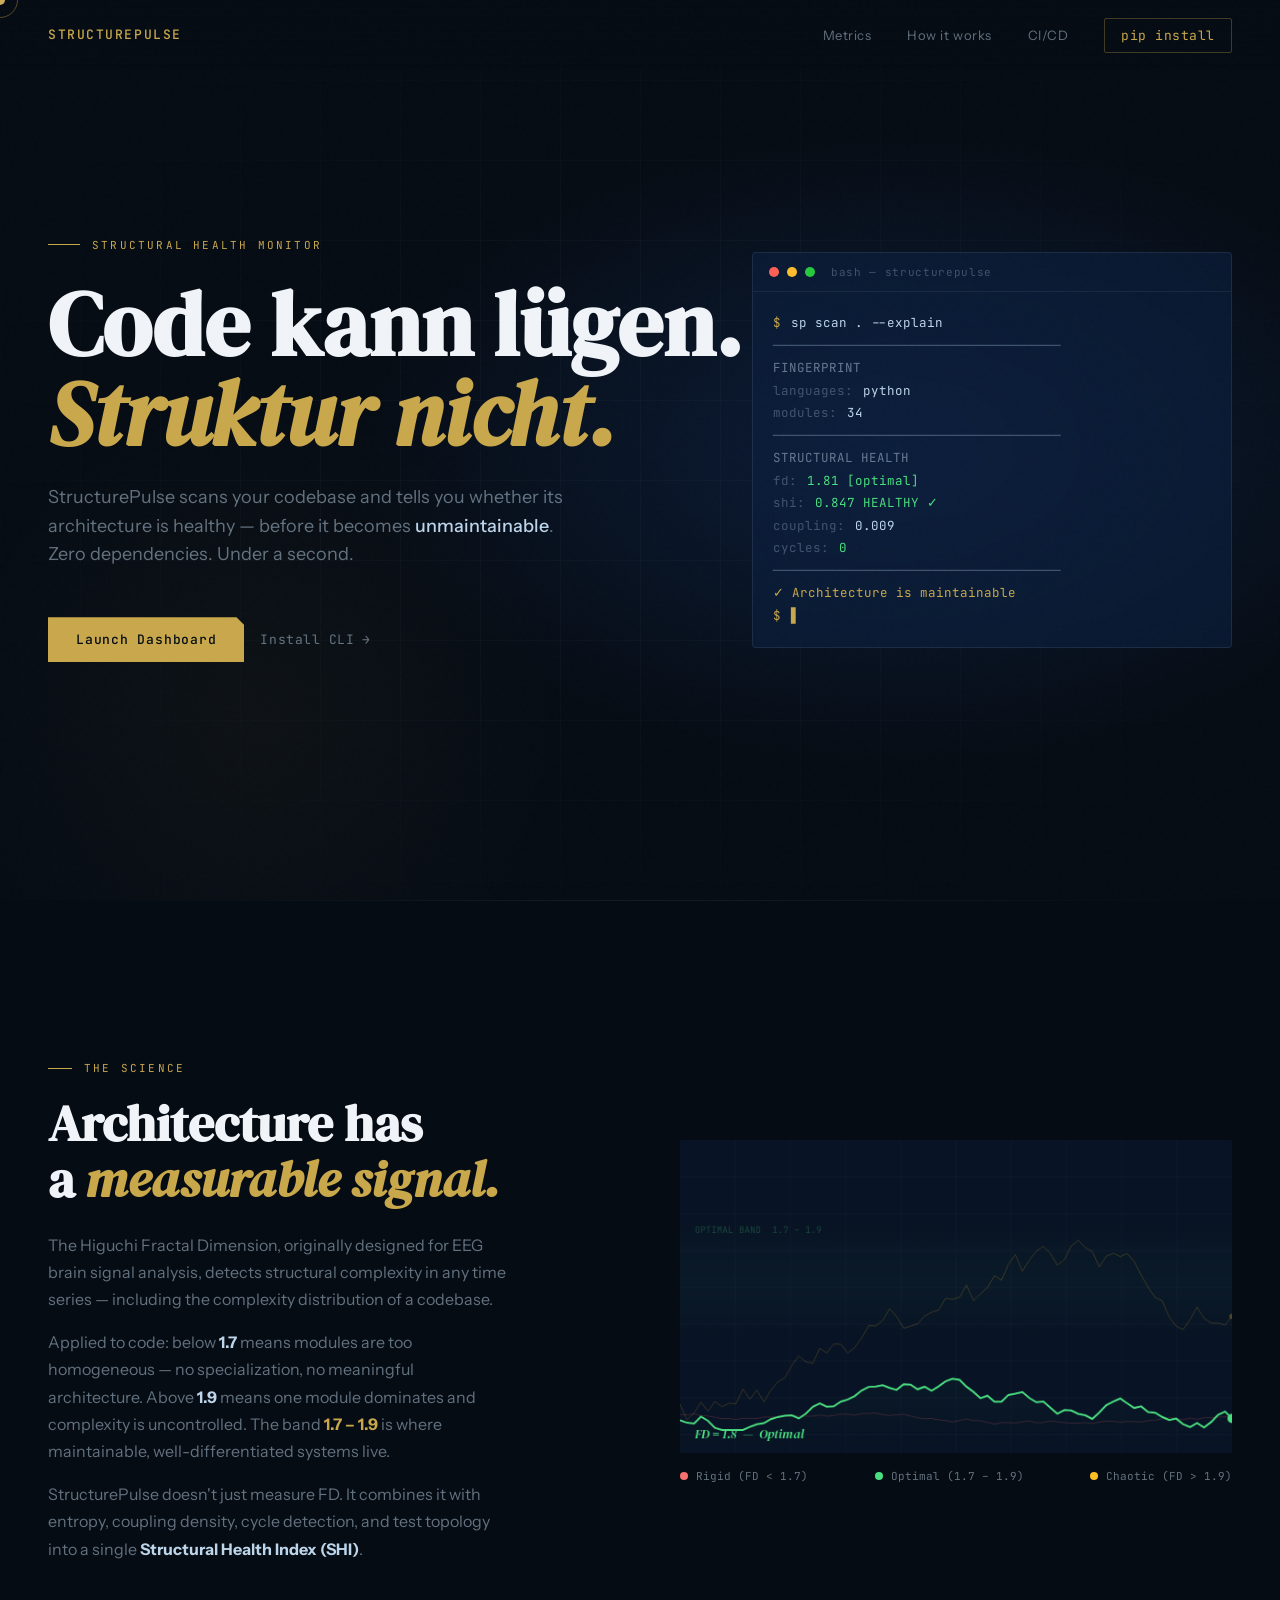
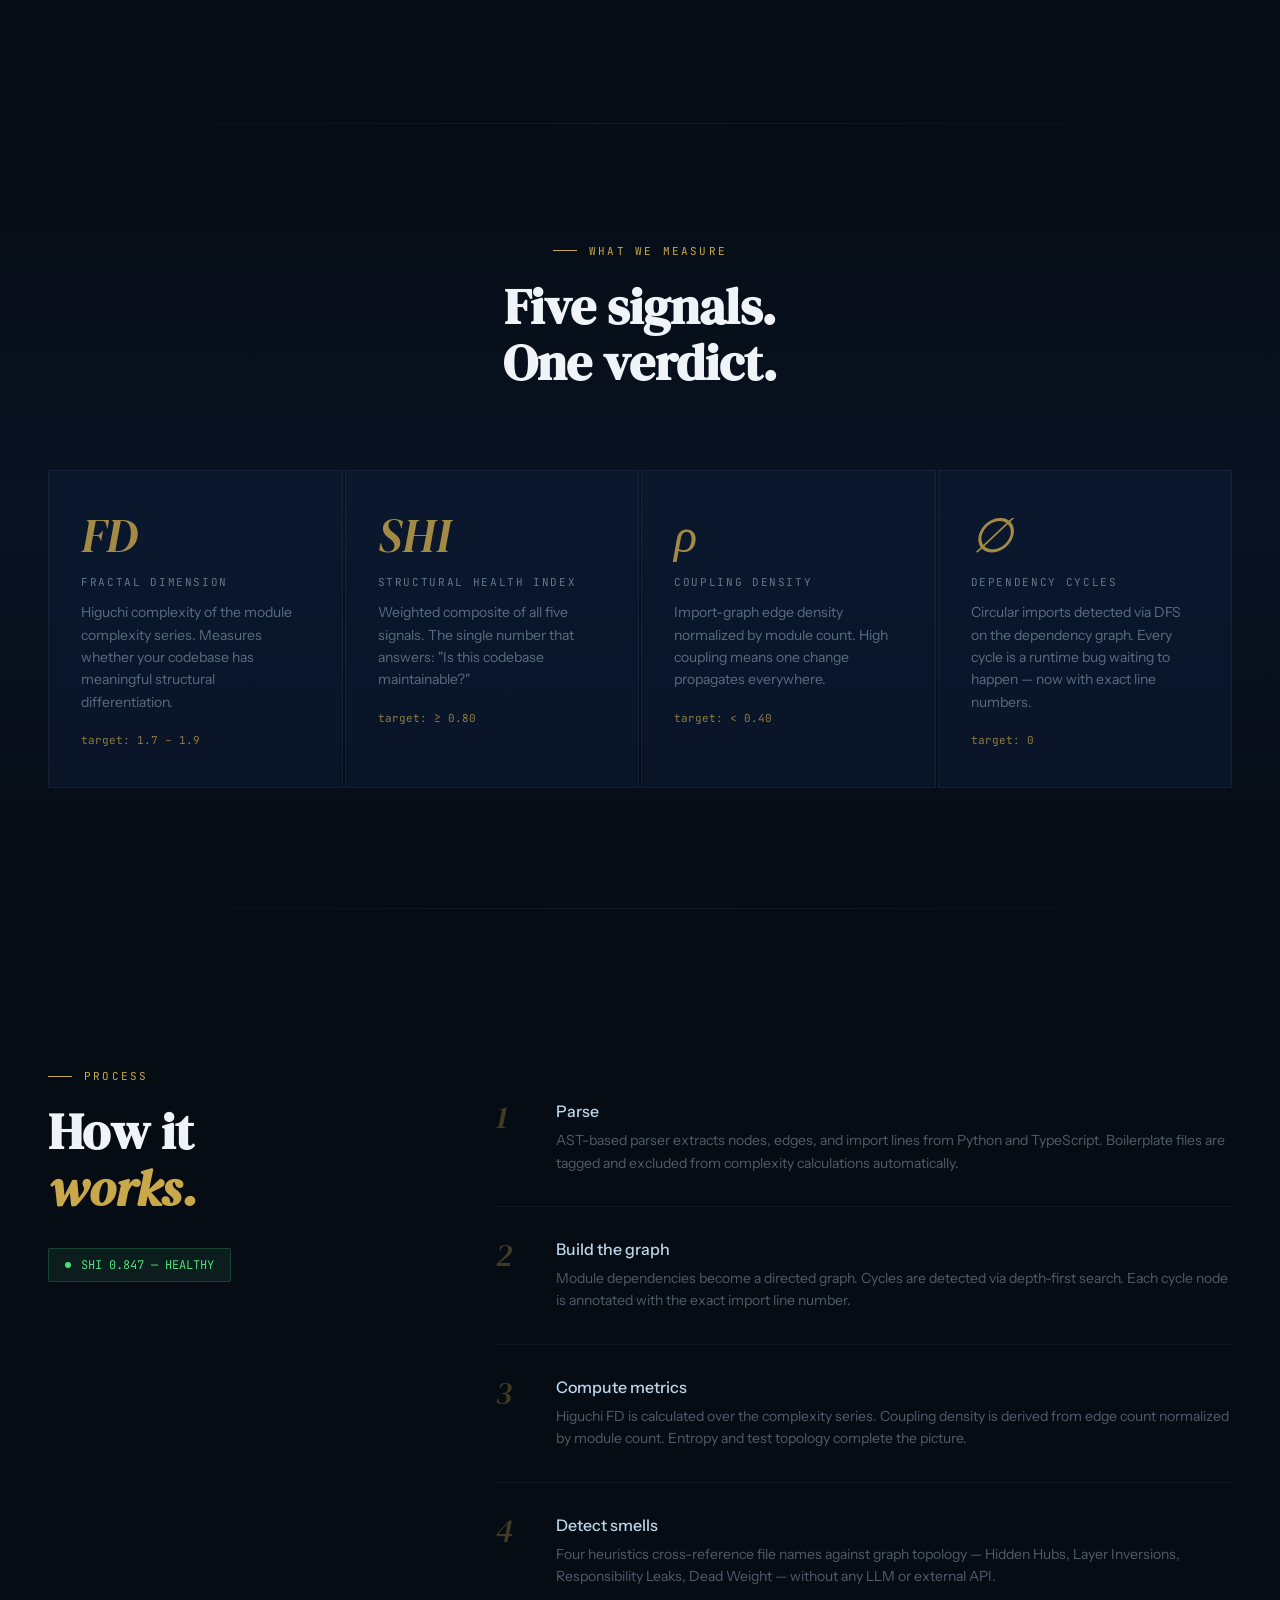
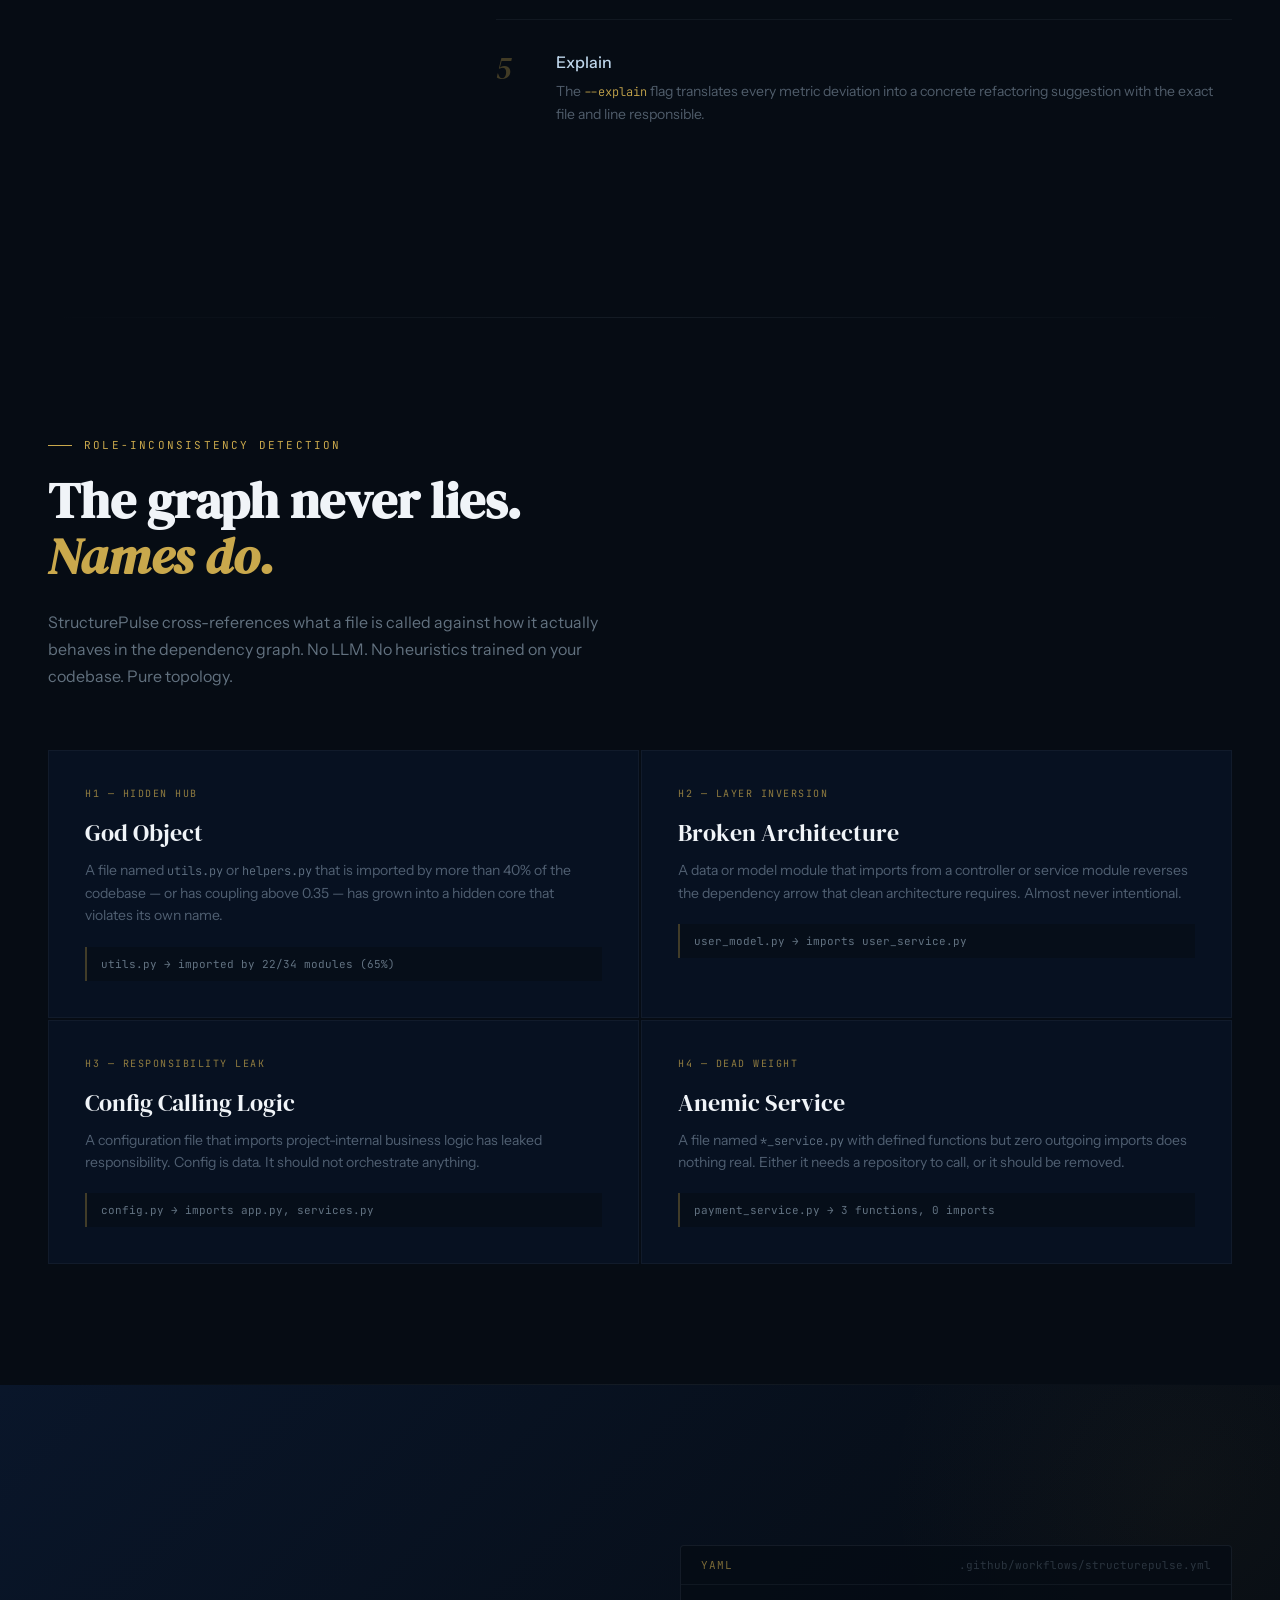
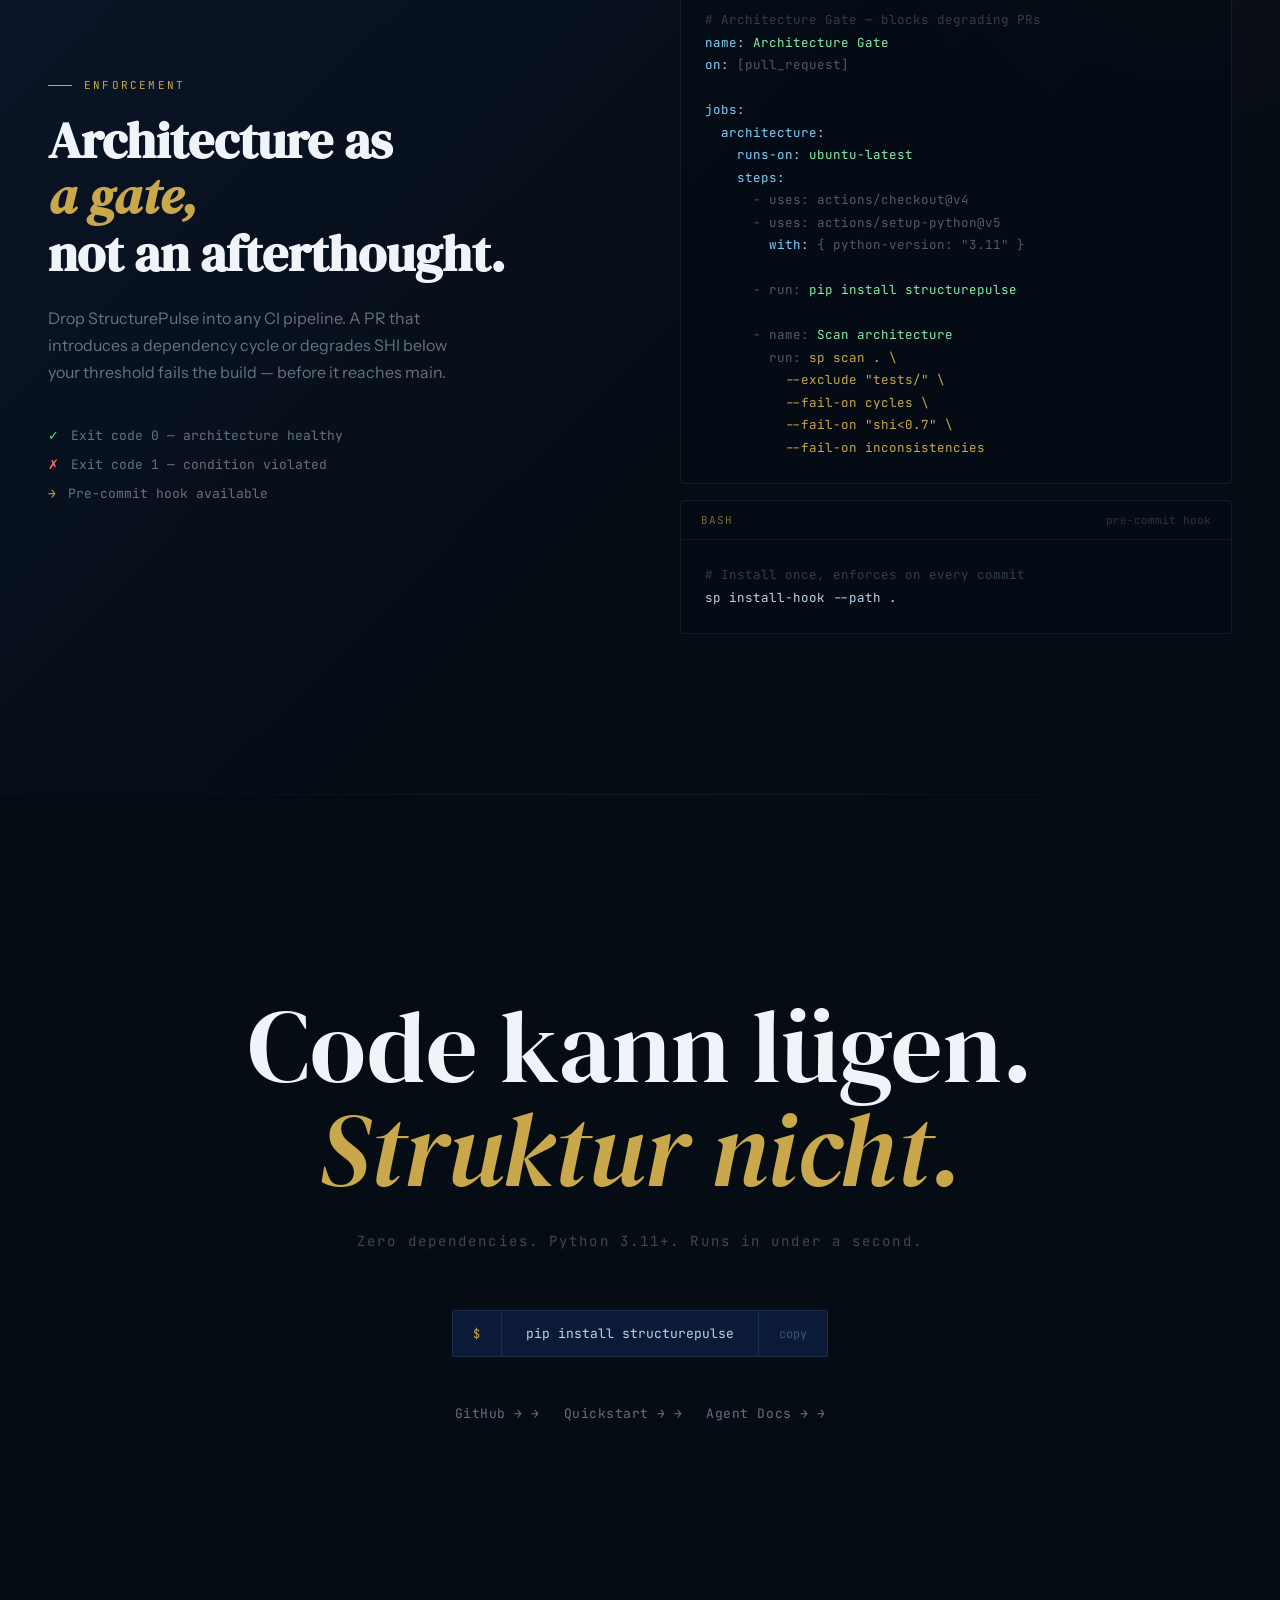
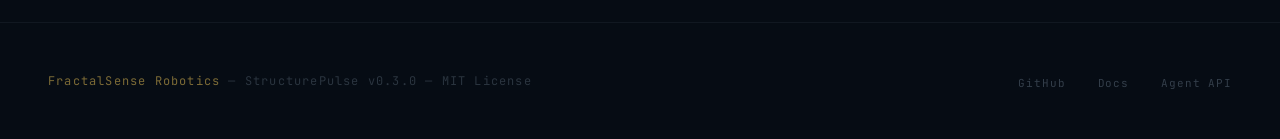
<file: ui/frontend/homepage.html>
<!DOCTYPE html>
<html lang="en">

<head>
  <meta charset="UTF-8">
  <meta name="viewport" content="width=device-width, initial-scale=1.0">
  <title>StructurePulse — Code kann lügen. Struktur nicht.</title>
  <style>
    @import url('https://fonts.googleapis.com/css2?family=DM+Serif+Display:ital@0;1&family=JetBrains+Mono:wght@300;400;500&family=Instrument+Sans:wght@300;400;500;600&display=swap');

    :root {
      --void: #060C14;
      --navy: #0D2040;
      --navy-2: #112a55;
      --gold: #C9A84C;
      --gold-dim: rgba(201, 168, 76, 0.15);
      --gold-glow: rgba(201, 168, 76, 0.06);
      --ice: #BDD5EA;
      --ice-dim: rgba(189, 213, 234, 0.5);
      --ice-faint: rgba(189, 213, 234, 0.08);
      --white: #F0F4F8;
    }

    *,
    *::before,
    *::after {
      box-sizing: border-box;
      margin: 0;
      padding: 0;
    }

    html {
      scroll-behavior: smooth;
    }

    body {
      background: var(--void);
      color: var(--white);
      font-family: 'Instrument Sans', sans-serif;
      overflow-x: hidden;
      cursor: none;
    }

    /* ── Custom cursor ── */
    .cursor {
      position: fixed;
      width: 10px;
      height: 10px;
      background: var(--gold);
      border-radius: 50%;
      pointer-events: none;
      z-index: 9999;
      transform: translate(-50%, -50%);
      transition: transform 0.1s, width 0.2s, height 0.2s, opacity 0.2s;
      mix-blend-mode: screen;
    }

    .cursor-ring {
      position: fixed;
      width: 36px;
      height: 36px;
      border: 1px solid rgba(201, 168, 76, 0.4);
      border-radius: 50%;
      pointer-events: none;
      z-index: 9998;
      transform: translate(-50%, -50%);
      transition: transform 0.18s ease-out, width 0.2s, height 0.2s;
    }

    /* ── Noise overlay ── */
    body::before {
      content: '';
      position: fixed;
      inset: 0;
      background-image: url("data:image/svg+xml,%3Csvg viewBox='0 0 256 256' xmlns='http://www.w3.org/2000/svg'%3E%3Cfilter id='noise'%3E%3CfeTurbulence type='fractalNoise' baseFrequency='0.9' numOctaves='4' stitchTiles='stitch'/%3E%3C/filter%3E%3Crect width='100%25' height='100%25' filter='url(%23noise)' opacity='0.04'/%3E%3C/svg%3E");
      pointer-events: none;
      z-index: 1000;
      opacity: 0.4;
    }

    /* ── Nav ── */
    nav {
      position: fixed;
      top: 0;
      left: 0;
      right: 0;
      z-index: 100;
      display: flex;
      justify-content: space-between;
      align-items: center;
      padding: 24px 48px;
      background: linear-gradient(to bottom, rgba(6, 12, 20, 0.95), transparent);
      backdrop-filter: blur(2px);
    }

    .nav-logo {
      font-family: 'JetBrains Mono', monospace;
      font-size: 13px;
      font-weight: 500;
      color: var(--gold);
      letter-spacing: 0.12em;
      text-transform: uppercase;
      text-decoration: none;
    }

    .nav-links {
      display: flex;
      gap: 36px;
      list-style: none;
    }

    .nav-links a {
      font-size: 13px;
      color: var(--ice-dim);
      text-decoration: none;
      letter-spacing: 0.04em;
      transition: color 0.2s;
    }

    .nav-links a:hover {
      color: var(--ice);
    }

    .nav-cta {
      font-family: 'JetBrains Mono', monospace;
      font-size: 12px;
      color: var(--gold) !important;
      border: 1px solid rgba(201, 168, 76, 0.3);
      padding: 8px 16px;
      border-radius: 2px;
      transition: background 0.2s, border-color 0.2s !important;
    }

    .nav-cta:hover {
      background: var(--gold-dim) !important;
      border-color: var(--gold) !important;
      color: var(--gold) !important;
    }

    /* ── Hero ── */
    .hero {
      min-height: 100vh;
      display: flex;
      flex-direction: column;
      justify-content: center;
      padding: 0 48px;
      position: relative;
      overflow: hidden;
    }

    .hero-bg {
      position: absolute;
      inset: 0;
      background:
        radial-gradient(ellipse 60% 50% at 70% 50%, rgba(13, 32, 64, 0.8) 0%, transparent 70%),
        radial-gradient(ellipse 40% 60% at 20% 80%, rgba(201, 168, 76, 0.04) 0%, transparent 60%);
    }

    .hero-grid {
      position: absolute;
      inset: 0;
      background-image:
        linear-gradient(rgba(189, 213, 234, 0.03) 1px, transparent 1px),
        linear-gradient(90deg, rgba(189, 213, 234, 0.03) 1px, transparent 1px);
      background-size: 80px 80px;
      mask-image: radial-gradient(ellipse 80% 80% at 50% 50%, black 30%, transparent 80%);
    }

    .hero-content {
      position: relative;
      z-index: 2;
      max-width: 900px;
    }

    .hero-eyebrow {
      font-family: 'JetBrains Mono', monospace;
      font-size: 11px;
      font-weight: 400;
      color: var(--gold);
      letter-spacing: 0.2em;
      text-transform: uppercase;
      margin-bottom: 28px;
      opacity: 0;
      animation: fadeUp 0.8s ease forwards 0.2s;
      display: flex;
      align-items: center;
      gap: 12px;
    }

    .hero-eyebrow::before {
      content: '';
      display: inline-block;
      width: 32px;
      height: 1px;
      background: var(--gold);
    }

    .hero-title {
      font-family: 'DM Serif Display', serif;
      font-size: clamp(52px, 7vw, 96px);
      line-height: 1.0;
      color: var(--white);
      margin-bottom: 24px;
      opacity: 0;
      animation: fadeUp 0.9s ease forwards 0.4s;
    }

    .hero-title em {
      font-style: italic;
      color: var(--gold);
    }

    .hero-tagline {
      font-size: 18px;
      font-weight: 300;
      color: var(--ice-dim);
      line-height: 1.6;
      max-width: 520px;
      margin-bottom: 48px;
      opacity: 0;
      animation: fadeUp 0.9s ease forwards 0.6s;
    }

    .hero-tagline strong {
      color: var(--ice);
      font-weight: 500;
    }

    .hero-actions {
      display: flex;
      gap: 16px;
      align-items: center;
      opacity: 0;
      animation: fadeUp 0.9s ease forwards 0.8s;
    }

    .btn-primary {
      font-family: 'JetBrains Mono', monospace;
      font-size: 13px;
      background: var(--gold);
      color: var(--void);
      border: none;
      padding: 14px 28px;
      cursor: none;
      font-weight: 500;
      letter-spacing: 0.06em;
      text-decoration: none;
      display: inline-block;
      transition: transform 0.15s, box-shadow 0.15s;
      clip-path: polygon(0 0, calc(100% - 8px) 0, 100% 8px, 100% 100%, 0 100%);
    }

    .btn-primary:hover {
      transform: translateY(-2px);
      box-shadow: 0 8px 30px rgba(201, 168, 76, 0.3);
    }

    .btn-secondary {
      font-family: 'JetBrains Mono', monospace;
      font-size: 13px;
      color: var(--ice-dim);
      text-decoration: none;
      display: inline-flex;
      align-items: center;
      gap: 8px;
      transition: color 0.2s, gap 0.2s;
      letter-spacing: 0.04em;
    }

    .btn-secondary:hover {
      color: var(--ice);
      gap: 12px;
    }

    .btn-secondary::after {
      content: '→';
    }

    /* ── Terminal demo ── */
    .hero-terminal {
      position: absolute;
      right: 48px;
      top: 50%;
      transform: translateY(-50%);
      width: 480px;
      background: rgba(13, 32, 64, 0.6);
      border: 1px solid rgba(189, 213, 234, 0.1);
      border-radius: 4px;
      backdrop-filter: blur(12px);
      opacity: 0;
      animation: fadeLeft 1s ease forwards 1s;
      z-index: 2;
    }

    .terminal-header {
      display: flex;
      align-items: center;
      gap: 8px;
      padding: 12px 16px;
      border-bottom: 1px solid rgba(189, 213, 234, 0.08);
    }

    .terminal-dot {
      width: 10px;
      height: 10px;
      border-radius: 50%;
    }

    .terminal-dot:nth-child(1) {
      background: #FF5F57;
    }

    .terminal-dot:nth-child(2) {
      background: #FEBC2E;
    }

    .terminal-dot:nth-child(3) {
      background: #28C840;
    }

    .terminal-title {
      font-family: 'JetBrains Mono', monospace;
      font-size: 11px;
      color: rgba(189, 213, 234, 0.3);
      margin-left: 8px;
      letter-spacing: 0.06em;
    }

    .terminal-body {
      padding: 20px;
      font-family: 'JetBrains Mono', monospace;
      font-size: 12.5px;
      line-height: 1.8;
    }

    .t-prompt {
      color: var(--gold);
    }

    .t-cmd {
      color: var(--ice);
    }

    .t-dim {
      color: rgba(189, 213, 234, 0.3);
    }

    .t-label {
      color: rgba(189, 213, 234, 0.5);
    }

    .t-ok {
      color: #4ade80;
    }

    .t-warn {
      color: #fbbf24;
    }

    .t-err {
      color: #f87171;
    }

    .t-gold {
      color: var(--gold);
    }

    .t-metric {
      color: var(--ice);
    }

    .terminal-line {
      display: flex;
      gap: 10px;
      opacity: 0;
    }

    /* ── Scan animation ── */
    .scan-line {
      animation: termAppear 0.1s ease forwards;
    }

    .scan-line:nth-child(1) {
      animation-delay: 1.4s;
    }

    .scan-line:nth-child(2) {
      animation-delay: 1.7s;
    }

    .scan-line:nth-child(3) {
      animation-delay: 2.0s;
    }

    .scan-line:nth-child(4) {
      animation-delay: 2.2s;
    }

    .scan-line:nth-child(5) {
      animation-delay: 2.4s;
    }

    .scan-line:nth-child(6) {
      animation-delay: 2.6s;
    }

    .scan-line:nth-child(7) {
      animation-delay: 2.75s;
    }

    .scan-line:nth-child(8) {
      animation-delay: 2.9s;
    }

    .scan-line:nth-child(9) {
      animation-delay: 3.05s;
    }

    .scan-line:nth-child(10) {
      animation-delay: 3.2s;
    }

    .scan-line:nth-child(11) {
      animation-delay: 3.35s;
    }

    .scan-line:nth-child(12) {
      animation-delay: 3.5s;
    }

    .scan-line:nth-child(13) {
      animation-delay: 3.65s;
    }

    .scan-line:nth-child(14) {
      animation-delay: 3.8s;
    }

    .scan-line:nth-child(15) {
      animation-delay: 3.95s;
    }

    /* ── FD visualizer section ── */
    .section-fd {
      padding: 160px 48px;
      position: relative;
      display: grid;
      grid-template-columns: 1fr 1fr;
      gap: 80px;
      align-items: center;
      max-width: 1400px;
      margin: 0 auto;
    }

    .section-label {
      font-family: 'JetBrains Mono', monospace;
      font-size: 11px;
      color: var(--gold);
      letter-spacing: 0.2em;
      text-transform: uppercase;
      margin-bottom: 20px;
      display: flex;
      align-items: center;
      gap: 12px;
    }

    .section-label::before {
      content: '';
      display: block;
      width: 24px;
      height: 1px;
      background: var(--gold);
    }

    .section-title {
      font-family: 'DM Serif Display', serif;
      font-size: clamp(36px, 4vw, 56px);
      line-height: 1.1;
      margin-bottom: 24px;
      color: var(--white);
    }

    .section-title em {
      font-style: italic;
      color: var(--gold);
    }

    .section-body {
      font-size: 16px;
      font-weight: 300;
      color: var(--ice-dim);
      line-height: 1.7;
      max-width: 460px;
    }

    .section-body p+p {
      margin-top: 16px;
    }

    /* ── FD Canvas ── */
    .fd-visual {
      position: relative;
    }

    canvas#fdCanvas {
      width: 100%;
      display: block;
      border-radius: 2px;
    }

    .fd-legend {
      display: flex;
      justify-content: space-between;
      margin-top: 16px;
      font-family: 'JetBrains Mono', monospace;
      font-size: 11px;
    }

    .fd-legend-item {
      display: flex;
      align-items: center;
      gap: 8px;
      color: rgba(189, 213, 234, 0.5);
    }

    .fd-legend-dot {
      width: 8px;
      height: 8px;
      border-radius: 50%;
    }

    /* ── Metrics section ── */
    .section-metrics {
      padding: 120px 48px;
      background: linear-gradient(to bottom, transparent, rgba(13, 32, 64, 0.3), transparent);
    }

    .metrics-header {
      text-align: center;
      margin-bottom: 80px;
    }

    .metrics-grid {
      display: grid;
      grid-template-columns: repeat(4, 1fr);
      gap: 2px;
      max-width: 1200px;
      margin: 0 auto;
    }

    .metric-card {
      background: rgba(13, 32, 64, 0.4);
      border: 1px solid rgba(189, 213, 234, 0.06);
      padding: 40px 32px;
      position: relative;
      overflow: hidden;
      transition: border-color 0.3s, background 0.3s;
    }

    .metric-card:hover {
      border-color: rgba(201, 168, 76, 0.2);
      background: rgba(13, 32, 64, 0.7);
    }

    .metric-card::before {
      content: '';
      position: absolute;
      top: 0;
      left: 0;
      right: 0;
      height: 1px;
      background: linear-gradient(to right, transparent, var(--gold), transparent);
      opacity: 0;
      transition: opacity 0.3s;
    }

    .metric-card:hover::before {
      opacity: 0.6;
    }

    .metric-symbol {
      font-family: 'DM Serif Display', serif;
      font-style: italic;
      font-size: 48px;
      color: var(--gold);
      margin-bottom: 16px;
      line-height: 1;
      opacity: 0.8;
    }

    .metric-name {
      font-family: 'JetBrains Mono', monospace;
      font-size: 11px;
      letter-spacing: 0.15em;
      color: var(--ice-dim);
      text-transform: uppercase;
      margin-bottom: 12px;
    }

    .metric-desc {
      font-size: 14px;
      font-weight: 300;
      color: rgba(189, 213, 234, 0.45);
      line-height: 1.6;
    }

    .metric-target {
      margin-top: 20px;
      font-family: 'JetBrains Mono', monospace;
      font-size: 11px;
      color: var(--gold);
      opacity: 0.7;
    }

    /* ── How it works ── */
    .section-how {
      padding: 160px 48px;
      max-width: 1400px;
      margin: 0 auto;
    }

    .how-grid {
      display: grid;
      grid-template-columns: 1fr 2fr;
      gap: 80px;
      align-items: start;
    }

    .how-steps {
      display: flex;
      flex-direction: column;
      gap: 0;
    }

    .how-step {
      display: flex;
      gap: 24px;
      padding: 32px 0;
      border-bottom: 1px solid rgba(189, 213, 234, 0.06);
      cursor: none;
      transition: background 0.2s;
    }

    .how-step:last-child {
      border-bottom: none;
    }

    .step-num {
      font-family: 'DM Serif Display', serif;
      font-style: italic;
      font-size: 32px;
      color: var(--gold);
      opacity: 0.3;
      min-width: 36px;
      line-height: 1;
      transition: opacity 0.2s;
    }

    .how-step:hover .step-num {
      opacity: 0.8;
    }

    .step-content h3 {
      font-size: 16px;
      font-weight: 500;
      color: var(--ice);
      margin-bottom: 8px;
      transition: color 0.2s;
    }

    .how-step:hover .step-content h3 {
      color: var(--white);
    }

    .step-content p {
      font-size: 14px;
      font-weight: 300;
      color: rgba(189, 213, 234, 0.4);
      line-height: 1.6;
    }

    /* ── Smells section ── */
    .section-smells {
      padding: 120px 48px;
      max-width: 1400px;
      margin: 0 auto;
    }

    .smells-grid {
      display: grid;
      grid-template-columns: repeat(2, 1fr);
      gap: 2px;
      margin-top: 60px;
    }

    .smell-card {
      background: rgba(13, 32, 64, 0.3);
      border: 1px solid rgba(189, 213, 234, 0.05);
      padding: 36px;
      position: relative;
      overflow: hidden;
      transition: border-color 0.3s;
    }

    .smell-card:hover {
      border-color: rgba(201, 168, 76, 0.15);
    }

    .smell-code {
      font-family: 'JetBrains Mono', monospace;
      font-size: 10px;
      color: var(--gold);
      letter-spacing: 0.15em;
      margin-bottom: 16px;
      opacity: 0.7;
    }

    .smell-title {
      font-family: 'DM Serif Display', serif;
      font-size: 24px;
      color: var(--white);
      margin-bottom: 10px;
    }

    .smell-desc {
      font-size: 14px;
      font-weight: 300;
      color: rgba(189, 213, 234, 0.4);
      line-height: 1.6;
      margin-bottom: 20px;
    }

    .smell-example {
      font-family: 'JetBrains Mono', monospace;
      font-size: 11px;
      color: var(--ice-dim);
      background: rgba(6, 12, 20, 0.6);
      border-left: 2px solid rgba(201, 168, 76, 0.3);
      padding: 10px 14px;
    }

    /* ── CI section ── */
    .section-ci {
      padding: 160px 48px;
      background: linear-gradient(135deg, rgba(13, 32, 64, 0.5) 0%, transparent 60%);
      position: relative;
      overflow: hidden;
    }

    .section-ci::before {
      content: '';
      position: absolute;
      top: -200px;
      right: -200px;
      width: 600px;
      height: 600px;
      background: radial-gradient(circle, rgba(201, 168, 76, 0.04) 0%, transparent 70%);
      pointer-events: none;
    }

    .ci-inner {
      max-width: 1200px;
      margin: 0 auto;
      display: grid;
      grid-template-columns: 1fr 1fr;
      gap: 80px;
      align-items: center;
    }

    .code-block {
      background: rgba(6, 12, 20, 0.8);
      border: 1px solid rgba(189, 213, 234, 0.08);
      border-radius: 4px;
      overflow: hidden;
    }

    .code-header {
      display: flex;
      align-items: center;
      justify-content: space-between;
      padding: 12px 20px;
      border-bottom: 1px solid rgba(189, 213, 234, 0.06);
    }

    .code-lang {
      font-family: 'JetBrains Mono', monospace;
      font-size: 11px;
      color: rgba(201, 168, 76, 0.6);
      letter-spacing: 0.1em;
    }

    .code-file {
      font-family: 'JetBrains Mono', monospace;
      font-size: 11px;
      color: rgba(189, 213, 234, 0.2);
    }

    pre {
      padding: 24px;
      font-family: 'JetBrains Mono', monospace;
      font-size: 12.5px;
      line-height: 1.8;
      overflow-x: auto;
    }

    .c-comment {
      color: rgba(189, 213, 234, 0.25);
    }

    .c-key {
      color: #7dd3fc;
    }

    .c-str {
      color: #86efac;
    }

    .c-gold {
      color: var(--gold);
    }

    .c-dim {
      color: rgba(189, 213, 234, 0.4);
    }

    .c-cmd {
      color: var(--ice);
    }

    /* ── Tagline section ── */
    .section-tagline {
      padding: 200px 48px;
      text-align: center;
      position: relative;
    }

    .tagline-big {
      font-family: 'DM Serif Display', serif;
      font-size: clamp(48px, 8vw, 120px);
      line-height: 1.0;
      color: var(--white);
      margin-bottom: 16px;
    }

    .tagline-big em {
      font-style: italic;
      color: var(--gold);
      display: block;
    }

    .tagline-sub {
      font-family: 'JetBrains Mono', monospace;
      font-size: 14px;
      color: rgba(189, 213, 234, 0.3);
      letter-spacing: 0.15em;
      margin-top: 32px;
      margin-bottom: 60px;
    }

    /* ── Install ── */
    .install-bar {
      display: inline-flex;
      align-items: center;
      background: rgba(13, 32, 64, 0.8);
      border: 1px solid rgba(189, 213, 234, 0.1);
      border-radius: 2px;
      overflow: hidden;
    }

    .install-label {
      font-family: 'JetBrains Mono', monospace;
      font-size: 12px;
      color: var(--gold);
      padding: 14px 20px;
      border-right: 1px solid rgba(189, 213, 234, 0.1);
      letter-spacing: 0.1em;
    }

    .install-cmd {
      font-family: 'JetBrains Mono', monospace;
      font-size: 13px;
      color: var(--ice);
      padding: 14px 24px;
    }

    .install-copy {
      background: none;
      border: none;
      border-left: 1px solid rgba(189, 213, 234, 0.1);
      color: rgba(189, 213, 234, 0.3);
      padding: 14px 20px;
      cursor: none;
      font-family: 'JetBrains Mono', monospace;
      font-size: 12px;
      transition: color 0.2s, background 0.2s;
    }

    .install-copy:hover {
      color: var(--gold);
      background: var(--gold-dim);
    }

    /* ── Footer ── */
    footer {
      border-top: 1px solid rgba(189, 213, 234, 0.06);
      padding: 48px;
      display: flex;
      justify-content: space-between;
      align-items: center;
    }

    .footer-brand {
      font-family: 'JetBrains Mono', monospace;
      font-size: 12px;
      color: rgba(189, 213, 234, 0.2);
      letter-spacing: 0.1em;
    }

    .footer-brand span {
      color: var(--gold);
      opacity: 0.6;
    }

    .footer-links {
      display: flex;
      gap: 32px;
      list-style: none;
    }

    .footer-links a {
      font-family: 'JetBrains Mono', monospace;
      font-size: 11px;
      color: rgba(189, 213, 234, 0.25);
      text-decoration: none;
      letter-spacing: 0.08em;
      transition: color 0.2s;
    }

    .footer-links a:hover {
      color: var(--ice-dim);
    }

    /* ── Divider ── */
    .divider {
      width: 100%;
      height: 1px;
      background: linear-gradient(to right, transparent, rgba(189, 213, 234, 0.08), transparent);
      margin: 0 48px;
      width: calc(100% - 96px);
    }

    /* ── SHI badge ── */
    .shi-badge {
      display: inline-flex;
      align-items: center;
      gap: 10px;
      background: rgba(74, 222, 128, 0.08);
      border: 1px solid rgba(74, 222, 128, 0.2);
      border-radius: 2px;
      padding: 8px 16px;
      font-family: 'JetBrains Mono', monospace;
      font-size: 12px;
      color: #4ade80;
    }

    .shi-dot {
      width: 6px;
      height: 6px;
      background: #4ade80;
      border-radius: 50%;
      animation: pulse-green 2s ease infinite;
    }

    /* ── Keyframes ── */
    @keyframes fadeUp {
      from {
        opacity: 0;
        transform: translateY(24px);
      }

      to {
        opacity: 1;
        transform: translateY(0);
      }
    }

    @keyframes fadeLeft {
      from {
        opacity: 0;
        transform: translateY(-50%) translateX(24px);
      }

      to {
        opacity: 1;
        transform: translateY(-50%) translateX(0);
      }
    }

    @keyframes termAppear {
      from {
        opacity: 0;
      }

      to {
        opacity: 1;
      }
    }

    @keyframes pulse-green {

      0%,
      100% {
        opacity: 1;
        box-shadow: 0 0 0 0 rgba(74, 222, 128, 0.4);
      }

      50% {
        opacity: 0.7;
        box-shadow: 0 0 0 4px rgba(74, 222, 128, 0);
      }
    }

    @keyframes blink {

      0%,
      100% {
        opacity: 1;
      }

      50% {
        opacity: 0;
      }
    }

    .cursor-blink {
      animation: blink 1s step-end infinite;
      color: var(--gold);
    }

    /* ── Scroll reveal ── */
    .reveal {
      opacity: 0;
      transform: translateY(32px);
      transition: opacity 0.7s ease, transform 0.7s ease;
    }

    .reveal.visible {
      opacity: 1;
      transform: translateY(0);
    }

    /* ── Responsive ── */
    @media (max-width: 1100px) {
      .hero-terminal {
        display: none;
      }

      .metrics-grid {
        grid-template-columns: repeat(2, 1fr);
      }

      .section-fd,
      .how-grid,
      .ci-inner {
        grid-template-columns: 1fr;
        gap: 48px;
      }

      .smells-grid {
        grid-template-columns: 1fr;
      }
    }

    @media (max-width: 640px) {
      nav {
        padding: 20px 24px;
      }

      .nav-links {
        display: none;
      }

      .hero {
        padding: 100px 24px 60px;
      }

      .section-fd,
      .section-metrics,
      .section-how,
      .section-smells,
      .section-ci,
      .section-tagline {
        padding: 80px 24px;
      }

      .metrics-grid {
        grid-template-columns: 1fr;
      }

      footer {
        flex-direction: column;
        gap: 24px;
        text-align: center;
      }
    }
  </style>
</head>

<body>

  <div class="cursor" id="cursor"></div>
  <div class="cursor-ring" id="cursorRing"></div>

  <!-- ── Nav ── -->
  <nav>
    <a href="#" class="nav-logo">StructurePulse</a>
    <ul class="nav-links">
      <li><a href="#metrics">Metrics</a></li>
      <li><a href="#how">How it works</a></li>
      <li><a href="#ci">CI/CD</a></li>
      <li><a href="#install" class="nav-cta">pip install</a></li>
    </ul>
  </nav>

  <!-- ── Hero ── -->
  <section class="hero">
    <div class="hero-bg"></div>
    <div class="hero-grid"></div>

    <div class="hero-content">
      <div class="hero-eyebrow">Structural Health Monitor</div>
      <h1 class="hero-title">
        Code kann lügen.<br><em>Struktur nicht.</em>
      </h1>
      <p class="hero-tagline">
        StructurePulse scans your codebase and tells you whether its architecture
        is healthy — before it becomes <strong>unmaintainable</strong>.
        Zero dependencies. Under a second.
      </p>
      <div class="hero-actions">
        <a href="/dashboard" class="btn-primary">Launch Dashboard</a>
        <a href="#install" class="btn-secondary">Install CLI</a>
      </div>
    </div>

    <!-- Terminal -->
    <div class="hero-terminal">
      <div class="terminal-header">
        <div class="terminal-dot"></div>
        <div class="terminal-dot"></div>
        <div class="terminal-dot"></div>
        <span class="terminal-title">bash — structurepulse</span>
      </div>
      <div class="terminal-body">
        <div class="terminal-line scan-line"><span class="t-prompt">$</span><span class="t-cmd"> sp scan .
            --explain</span></div>
        <div class="terminal-line scan-line"><span class="t-dim"> ────────────────────────────────────</span></div>
        <div class="terminal-line scan-line"><span class="t-label"> FINGERPRINT</span></div>
        <div class="terminal-line scan-line"><span class="t-dim"> languages: </span><span class="t-metric">python</span>
        </div>
        <div class="terminal-line scan-line"><span class="t-dim"> modules: </span><span class="t-metric">34</span></div>
        <div class="terminal-line scan-line"><span class="t-dim"> ────────────────────────────────────</span></div>
        <div class="terminal-line scan-line"><span class="t-label"> STRUCTURAL HEALTH</span></div>
        <div class="terminal-line scan-line"><span class="t-dim"> fd: </span><span class="t-ok">1.81 [optimal]</span>
        </div>
        <div class="terminal-line scan-line"><span class="t-dim"> shi: </span><span class="t-ok">0.847 HEALTHY ✓</span>
        </div>
        <div class="terminal-line scan-line"><span class="t-dim"> coupling: </span><span class="t-metric">0.009</span>
        </div>
        <div class="terminal-line scan-line"><span class="t-dim"> cycles: </span><span class="t-ok">0</span></div>
        <div class="terminal-line scan-line"><span class="t-dim"> ────────────────────────────────────</span></div>
        <div class="terminal-line scan-line"><span class="t-gold"> ✓ Architecture is maintainable</span></div>
        <div class="terminal-line scan-line"><span class="t-prompt">$</span><span class="cursor-blink">▋</span></div>
      </div>
    </div>
  </section>

  <div class="divider"></div>

  <!-- ── FD Section ── -->
  <section class="section-fd">
    <div class="reveal">
      <div class="section-label">The Science</div>
      <h2 class="section-title">Architecture has<br>a <em>measurable signal.</em></h2>
      <div class="section-body">
        <p>The Higuchi Fractal Dimension, originally designed for EEG brain signal
          analysis, detects structural complexity in any time series — including
          the complexity distribution of a codebase.</p>
        <p>Applied to code: below <strong style="color:var(--ice)">1.7</strong> means
          modules are too homogeneous — no specialization, no meaningful architecture.
          Above <strong style="color:var(--ice)">1.9</strong> means one module dominates
          and complexity is uncontrolled. The band <strong style="color:var(--gold)">1.7 – 1.9</strong>
          is where maintainable, well-differentiated systems live.</p>
        <p>StructurePulse doesn't just measure FD. It combines it with
          entropy, coupling density, cycle detection, and test topology
          into a single <strong style="color:var(--ice)">Structural Health Index (SHI)</strong>.</p>
      </div>
    </div>

    <div class="fd-visual reveal">
      <canvas id="fdCanvas" width="600" height="340"></canvas>
      <div class="fd-legend">
        <div class="fd-legend-item">
          <div class="fd-legend-dot" style="background:#f87171"></div>
          <span>Rigid (FD &lt; 1.7)</span>
        </div>
        <div class="fd-legend-item">
          <div class="fd-legend-dot" style="background:#4ade80"></div>
          <span>Optimal (1.7 – 1.9)</span>
        </div>
        <div class="fd-legend-item">
          <div class="fd-legend-dot" style="background:#fbbf24"></div>
          <span>Chaotic (FD &gt; 1.9)</span>
        </div>
      </div>
    </div>
  </section>

  <div class="divider"></div>

  <!-- ── Metrics ── -->
  <section class="section-metrics" id="metrics">
    <div class="metrics-header reveal">
      <div class="section-label" style="justify-content:center">What we measure</div>
      <h2 class="section-title" style="text-align:center">Five signals.<br>One verdict.</h2>
    </div>

    <div class="metrics-grid">
      <div class="metric-card reveal">
        <div class="metric-symbol">FD</div>
        <div class="metric-name">Fractal Dimension</div>
        <div class="metric-desc">Higuchi complexity of the module complexity series. Measures whether your codebase has
          meaningful structural differentiation.</div>
        <div class="metric-target">target: 1.7 – 1.9</div>
      </div>
      <div class="metric-card reveal" style="transition-delay:0.1s">
        <div class="metric-symbol">SHI</div>
        <div class="metric-name">Structural Health Index</div>
        <div class="metric-desc">Weighted composite of all five signals. The single number that answers: "Is this
          codebase maintainable?"</div>
        <div class="metric-target">target: ≥ 0.80</div>
      </div>
      <div class="metric-card reveal" style="transition-delay:0.2s">
        <div class="metric-symbol">ρ</div>
        <div class="metric-name">Coupling Density</div>
        <div class="metric-desc">Import-graph edge density normalized by module count. High coupling means one change
          propagates everywhere.</div>
        <div class="metric-target">target: &lt; 0.40</div>
      </div>
      <div class="metric-card reveal" style="transition-delay:0.3s">
        <div class="metric-symbol">∅</div>
        <div class="metric-name">Dependency Cycles</div>
        <div class="metric-desc">Circular imports detected via DFS on the dependency graph. Every cycle is a runtime bug
          waiting to happen — now with exact line numbers.</div>
        <div class="metric-target">target: 0</div>
      </div>
    </div>
  </section>

  <div class="divider"></div>

  <!-- ── How it works ── -->
  <section class="section-how" id="how">
    <div class="how-grid">
      <div class="reveal">
        <div class="section-label">Process</div>
        <h2 class="section-title">How it<br><em>works.</em></h2>
        <div style="margin-top:32px">
          <div class="shi-badge">
            <div class="shi-dot"></div>
            SHI 0.847 — HEALTHY
          </div>
        </div>
      </div>

      <div class="how-steps reveal">
        <div class="how-step">
          <div class="step-num">1</div>
          <div class="step-content">
            <h3>Parse</h3>
            <p>AST-based parser extracts nodes, edges, and import lines from Python and TypeScript. Boilerplate files
              are tagged and excluded from complexity calculations automatically.</p>
          </div>
        </div>
        <div class="how-step">
          <div class="step-num">2</div>
          <div class="step-content">
            <h3>Build the graph</h3>
            <p>Module dependencies become a directed graph. Cycles are detected via depth-first search. Each cycle node
              is annotated with the exact import line number.</p>
          </div>
        </div>
        <div class="how-step">
          <div class="step-num">3</div>
          <div class="step-content">
            <h3>Compute metrics</h3>
            <p>Higuchi FD is calculated over the complexity series. Coupling density is derived from edge count
              normalized by module count. Entropy and test topology complete the picture.</p>
          </div>
        </div>
        <div class="how-step">
          <div class="step-num">4</div>
          <div class="step-content">
            <h3>Detect smells</h3>
            <p>Four heuristics cross-reference file names against graph topology — Hidden Hubs, Layer Inversions,
              Responsibility Leaks, Dead Weight — without any LLM or external API.</p>
          </div>
        </div>
        <div class="how-step">
          <div class="step-num">5</div>
          <div class="step-content">
            <h3>Explain</h3>
            <p>The <code style="font-family:JetBrains Mono,monospace;color:var(--gold);font-size:12px">--explain</code>
              flag translates every metric deviation into a concrete refactoring suggestion with the exact file and line
              responsible.</p>
          </div>
        </div>
      </div>
    </div>
  </section>

  <div class="divider"></div>

  <!-- ── Smells ── -->
  <section class="section-smells">
    <div class="reveal">
      <div class="section-label">Role-Inconsistency Detection</div>
      <h2 class="section-title">The graph never lies.<br><em>Names do.</em></h2>
      <p style="font-size:16px;font-weight:300;color:var(--ice-dim);line-height:1.7;max-width:600px;margin-top:16px">
        StructurePulse cross-references what a file is called against how it actually behaves
        in the dependency graph. No LLM. No heuristics trained on your codebase. Pure topology.
      </p>
    </div>

    <div class="smells-grid">
      <div class="smell-card reveal">
        <div class="smell-code">H1 — HIDDEN HUB</div>
        <div class="smell-title">God Object</div>
        <div class="smell-desc">A file named <code
            style="font-family:JetBrains Mono,monospace;font-size:12px;color:var(--ice-dim)">utils.py</code> or <code
            style="font-family:JetBrains Mono,monospace;font-size:12px;color:var(--ice-dim)">helpers.py</code> that is
          imported by more than 40% of the codebase — or has coupling above 0.35 — has grown into a hidden core that
          violates its own name.</div>
        <div class="smell-example">utils.py → imported by 22/34 modules (65%)</div>
      </div>
      <div class="smell-card reveal" style="transition-delay:0.1s">
        <div class="smell-code">H2 — LAYER INVERSION</div>
        <div class="smell-title">Broken Architecture</div>
        <div class="smell-desc">A data or model module that imports from a controller or service module reverses the
          dependency arrow that clean architecture requires. Almost never intentional.</div>
        <div class="smell-example">user_model.py → imports user_service.py</div>
      </div>
      <div class="smell-card reveal" style="transition-delay:0.1s">
        <div class="smell-code">H3 — RESPONSIBILITY LEAK</div>
        <div class="smell-title">Config Calling Logic</div>
        <div class="smell-desc">A configuration file that imports project-internal business logic has leaked
          responsibility. Config is data. It should not orchestrate anything.</div>
        <div class="smell-example">config.py → imports app.py, services.py</div>
      </div>
      <div class="smell-card reveal" style="transition-delay:0.2s">
        <div class="smell-code">H4 — DEAD WEIGHT</div>
        <div class="smell-title">Anemic Service</div>
        <div class="smell-desc">A file named <code
            style="font-family:JetBrains Mono,monospace;font-size:12px;color:var(--ice-dim)">*_service.py</code> with
          defined functions but zero outgoing imports does nothing real. Either it needs a repository to call, or it
          should be removed.</div>
        <div class="smell-example">payment_service.py → 3 functions, 0 imports</div>
      </div>
    </div>
  </section>

  <div class="divider"></div>

  <!-- ── CI/CD ── -->
  <section class="section-ci" id="ci">
    <div class="ci-inner">
      <div class="reveal">
        <div class="section-label">Enforcement</div>
        <h2 class="section-title">Architecture as<br><em>a gate,</em><br>not an afterthought.</h2>
        <p style="font-size:16px;font-weight:300;color:var(--ice-dim);line-height:1.7;margin-top:24px;max-width:420px">
          Drop StructurePulse into any CI pipeline. A PR that introduces a
          dependency cycle or degrades SHI below your threshold fails the build —
          before it reaches main.
        </p>
        <div style="margin-top:40px;display:flex;flex-direction:column;gap:12px">
          <div
            style="font-family:JetBrains Mono,monospace;font-size:13px;display:flex;align-items:center;gap:12px;color:var(--ice-dim)">
            <span style="color:#4ade80">✓</span> Exit code 0 — architecture healthy
          </div>
          <div
            style="font-family:JetBrains Mono,monospace;font-size:13px;display:flex;align-items:center;gap:12px;color:var(--ice-dim)">
            <span style="color:#f87171">✗</span> Exit code 1 — condition violated
          </div>
          <div
            style="font-family:JetBrains Mono,monospace;font-size:13px;display:flex;align-items:center;gap:12px;color:var(--ice-dim)">
            <span style="color:var(--gold)">→</span> Pre-commit hook available
          </div>
        </div>
      </div>

      <div class="reveal" style="transition-delay:0.15s">
        <div class="code-block">
          <div class="code-header">
            <span class="code-lang">YAML</span>
            <span class="code-file">.github/workflows/structurepulse.yml</span>
          </div>
          <pre><span class="c-comment"># Architecture Gate — blocks degrading PRs</span>
<span class="c-key">name:</span> <span class="c-str">Architecture Gate</span>
<span class="c-key">on:</span> <span class="c-dim">[pull_request]</span>

<span class="c-key">jobs:</span>
  <span class="c-key">architecture:</span>
    <span class="c-key">runs-on:</span> <span class="c-str">ubuntu-latest</span>
    <span class="c-key">steps:</span>
      <span class="c-dim">- uses: actions/checkout@v4</span>
      <span class="c-dim">- uses: actions/setup-python@v5</span>
        <span class="c-key">with:</span> <span class="c-dim">{ python-version: "3.11" }</span>

      <span class="c-dim">- run:</span> <span class="c-str">pip install structurepulse</span>

      <span class="c-dim">- name:</span> <span class="c-str">Scan architecture</span>
        <span class="c-dim">run:</span> <span class="c-gold">sp scan . \
          --exclude "tests/" \
          --fail-on cycles \
          --fail-on "shi&lt;0.7" \
          --fail-on inconsistencies</span></pre>
        </div>

        <div style="margin-top:16px" class="code-block">
          <div class="code-header">
            <span class="code-lang">BASH</span>
            <span class="code-file">pre-commit hook</span>
          </div>
          <pre><span class="c-comment"># Install once, enforces on every commit</span>
<span class="c-cmd">sp install-hook --path .</span></pre>
        </div>
      </div>
    </div>
  </section>

  <div class="divider"></div>

  <!-- ── Install ── -->
  <section class="section-tagline" id="install">
    <div class="tagline-big reveal">
      Code kann lügen.
      <em>Struktur nicht.</em>
    </div>

    <p class="tagline-sub reveal">Zero dependencies. Python 3.11+. Runs in under a second.</p>

    <div class="reveal">
      <div class="install-bar">
        <span class="install-label">$</span>
        <span class="install-cmd" id="installCmd">pip install structurepulse</span>
        <button class="install-copy" onclick="copyInstall()" title="Copy">copy</button>
      </div>
    </div>

    <div style="margin-top:48px;display:flex;gap:24px;justify-content:center;flex-wrap:wrap" class="reveal">
      <a href="https://github.com/fractalsense/structurepulse" class="btn-secondary">GitHub →</a>
      <a href="https://github.com/fractalsense/structurepulse/blob/main/QUICKSTART.md" class="btn-secondary">Quickstart
        →</a>
      <a href="https://github.com/fractalsense/structurepulse/blob/main/AGENT.md" class="btn-secondary">Agent Docs →</a>
    </div>
  </section>

  <!-- ── Footer ── -->
  <footer>
    <div class="footer-brand">
      <span>FractalSense Robotics</span> — StructurePulse v0.3.0 — MIT License
    </div>
    <ul class="footer-links">
      <li><a href="https://github.com/fractalsense/structurepulse">GitHub</a></li>
      <li><a href="https://github.com/fractalsense/structurepulse/blob/main/README.md">Docs</a></li>
      <li><a href="https://github.com/fractalsense/structurepulse/blob/main/AGENT.md">Agent API</a></li>
    </ul>
  </footer>

  <script>
    // ── Cursor ──────────────────────────────────────────────────
    const cursor = document.getElementById('cursor');
    const ring = document.getElementById('cursorRing');
    let mx = 0, my = 0, rx = 0, ry = 0;

    document.addEventListener('mousemove', e => {
      mx = e.clientX; my = e.clientY;
      cursor.style.left = mx + 'px';
      cursor.style.top = my + 'px';
    });

    (function animateRing() {
      rx += (mx - rx) * 0.12;
      ry += (my - ry) * 0.12;
      ring.style.left = rx + 'px';
      ring.style.top = ry + 'px';
      requestAnimationFrame(animateRing);
    })();

    document.querySelectorAll('a, button').forEach(el => {
      el.addEventListener('mouseenter', () => {
        cursor.style.width = '18px';
        cursor.style.height = '18px';
        cursor.style.opacity = '0.6';
      });
      el.addEventListener('mouseleave', () => {
        cursor.style.width = '10px';
        cursor.style.height = '10px';
        cursor.style.opacity = '1';
      });
    });

    // ── Scroll reveal ────────────────────────────────────────────
    const revealEls = document.querySelectorAll('.reveal');
    const io = new IntersectionObserver((entries) => {
      entries.forEach(e => {
        if (e.isIntersecting) { e.target.classList.add('visible'); }
      });
    }, { threshold: 0.12 });
    revealEls.forEach(el => io.observe(el));

    // ── FD Canvas ────────────────────────────────────────────────
    const canvas = document.getElementById('fdCanvas');
    const ctx = canvas.getContext('2d');
    const W = canvas.width, H = canvas.height;

    function generateFDData(targetFD, n = 80) {
      const series = [];
      let val = 20;
      const sigma = targetFD < 1.7 ? 2 : targetFD > 1.9 ? 18 : 8;
      for (let i = 0; i < n; i++) {
        val += (Math.random() - 0.5) * sigma * 2;
        val = Math.max(5, Math.min(H - 20, val));
        series.push(val);
      }
      return series;
    }

    let datasets = [
      { fd: 1.4, color: '#f87171', label: 'Rigid', data: generateFDData(1.4) },
      { fd: 1.8, color: '#4ade80', label: 'Optimal', data: generateFDData(1.8) },
      { fd: 2.1, color: '#fbbf24', label: 'Chaotic', data: generateFDData(2.1) },
    ];

    let activeIdx = 1;
    let animT = 0;
    let phase = 0;

    function drawFD(t) {
      ctx.clearRect(0, 0, W, H);

      // Background
      ctx.fillStyle = 'rgba(13,32,64,0.4)';
      ctx.fillRect(0, 0, W, H);

      // Grid lines
      ctx.strokeStyle = 'rgba(189,213,234,0.04)';
      ctx.lineWidth = 1;
      for (let y = 40; y < H; y += 40) {
        ctx.beginPath(); ctx.moveTo(0, y); ctx.lineTo(W, y); ctx.stroke();
      }
      for (let x = 60; x < W; x += 60) {
        ctx.beginPath(); ctx.moveTo(x, 0); ctx.lineTo(x, H); ctx.stroke();
      }

      // Optimal zone
      const bandH = H * 0.4;
      const bandY = H * 0.25;
      const grad = ctx.createLinearGradient(0, bandY, 0, bandY + bandH);
      grad.addColorStop(0, 'rgba(74,222,128,0.0)');
      grad.addColorStop(0.5, 'rgba(74,222,128,0.04)');
      grad.addColorStop(1, 'rgba(74,222,128,0.0)');
      ctx.fillStyle = grad;
      ctx.fillRect(0, bandY, W, bandH);

      // Band label
      ctx.font = '10px JetBrains Mono, monospace';
      ctx.fillStyle = 'rgba(74,222,128,0.25)';
      ctx.fillText('OPTIMAL BAND  1.7 – 1.9', 16, bandY + 16);

      // Draw each series
      datasets.forEach((ds, i) => {
        const data = ds.data;
        const n = data.length;
        const showN = Math.floor((t / 120) * n);
        if (showN < 2) return;

        const isActive = i === activeIdx;
        const alpha = isActive ? 1.0 : 0.2;

        // Area fill
        if (isActive) {
          const fillGrad = ctx.createLinearGradient(0, 0, 0, H);
          fillGrad.addColorStop(0, ds.color + '22');
          fillGrad.addColorStop(1, ds.color + '00');
          ctx.beginPath();
          ctx.moveTo(0, H);
          data.slice(0, showN).forEach((v, j) => {
            const x = (j / (n - 1)) * W;
            const y = H - v - 20;
            j === 0 ? ctx.lineTo(x, y) : ctx.lineTo(x, y);
          });
          ctx.lineTo(((showN - 1) / (n - 1)) * W, H);
          ctx.closePath();
          ctx.fillStyle = fillGrad;
          ctx.fill();
        }

        // Line
        ctx.beginPath();
        ctx.lineWidth = isActive ? 2 : 1;
        ctx.strokeStyle = ds.color + Math.round(alpha * 255).toString(16).padStart(2, '0');
        data.slice(0, showN).forEach((v, j) => {
          const x = (j / (n - 1)) * W;
          const y = H - v - 20;
          j === 0 ? ctx.moveTo(x, y) : ctx.lineTo(x, y);
        });
        ctx.stroke();

        // Endpoint dot
        if (showN > 0) {
          const lx = ((showN - 1) / (n - 1)) * W;
          const ly = H - data[showN - 1] - 20;
          ctx.beginPath();
          ctx.arc(lx, ly, isActive ? 5 : 3, 0, Math.PI * 2);
          ctx.fillStyle = ds.color + (isActive ? 'ff' : '44');
          ctx.fill();
        }
      });

      // FD label
      const ds = datasets[activeIdx];
      ctx.font = 'italic 14px DM Serif Display, serif';
      ctx.fillStyle = ds.color;
      ctx.fillText(`FD = ${ds.fd.toFixed(1)}  —  ${ds.label}`, 16, H - 16);
    }

    // Animate
    let lastTime = 0;
    function animate(ts) {
      const dt = ts - lastTime;
      lastTime = ts;
      animT = Math.min(animT + dt * 0.06, 120);

      // Cycle through datasets every 3 seconds
      phase += dt;
      if (phase > 3000) {
        phase = 0;
        animT = 0;
        activeIdx = (activeIdx + 1) % 3;
      }

      drawFD(animT);
      requestAnimationFrame(animate);
    }
    requestAnimationFrame(animate);

    // ── Copy install ─────────────────────────────────────────────
    function copyInstall() {
      navigator.clipboard.writeText('pip install structurepulse').then(() => {
        const btn = document.querySelector('.install-copy');
        btn.textContent = 'copied!';
        btn.style.color = '#4ade80';
        setTimeout(() => {
          btn.textContent = 'copy';
          btn.style.color = '';
        }, 2000);
      });
    }
  </script>
</body>

</html>
</file>
